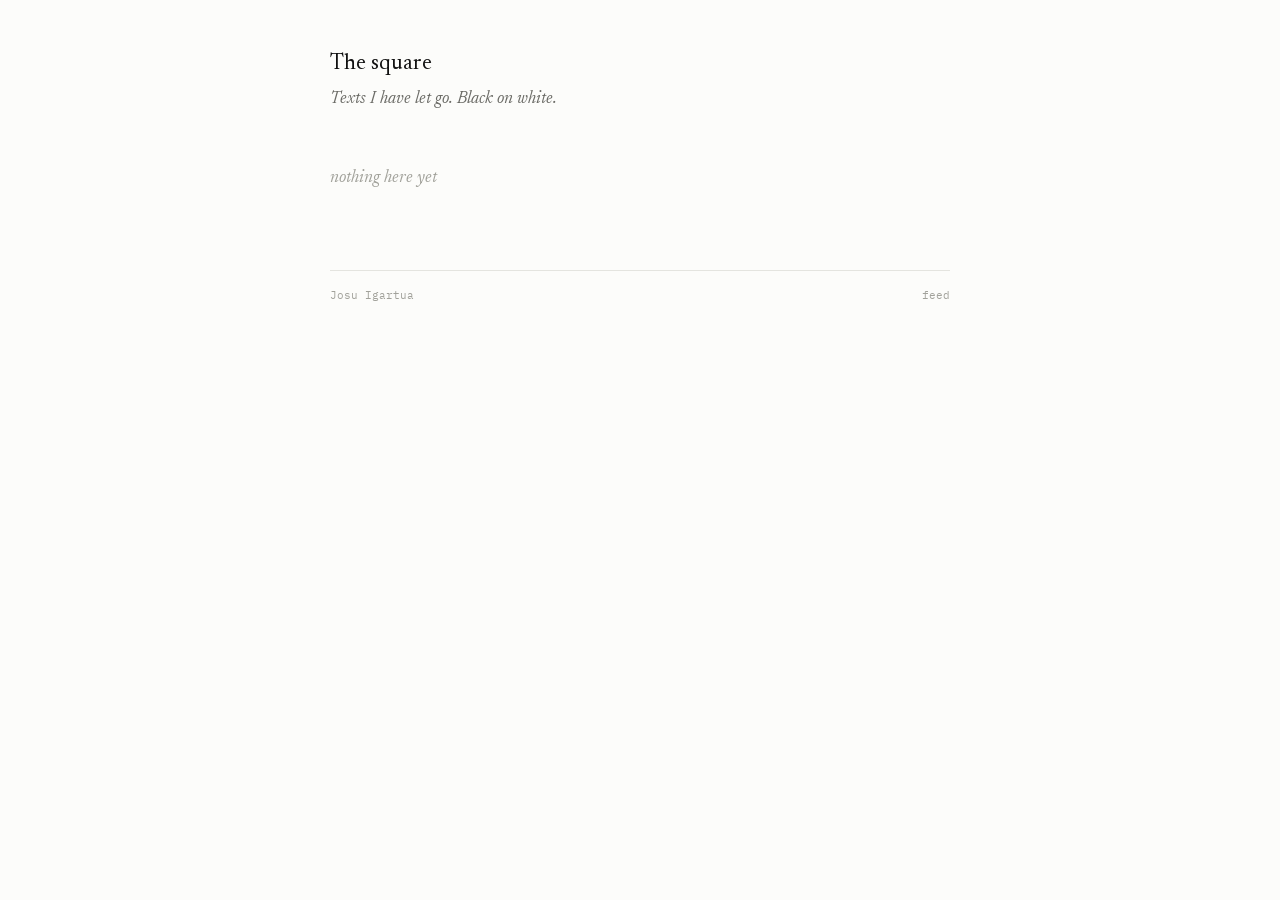
<file: index.html>
<!DOCTYPE html>
<html xmlns="http://www.w3.org/1999/xhtml" lang="en" xml:lang="en"><head>

<meta charset="utf-8">
<meta name="generator" content="quarto-1.10.18">

<meta name="viewport" content="width=device-width, initial-scale=1.0, user-scalable=yes">


<title>The square</title>
<style>
/* Default styles provided by pandoc.
** See https://pandoc.org/MANUAL.html#variables-for-html for config info.
*/
span.smallcaps{font-variant: small-caps;}
div.columns{display: flex; gap: 1.5em;}
div.column{flex: auto;}
@media screen {
div.columns{gap: min(4vw, 1.5em);}
div.column{overflow-x: auto;}
}
div.hanging-indent{margin-left: 1.5em; text-indent: -1.5em;}
ul.task-list{list-style: none;}
ul.task-list li input[type="checkbox"] {
  width: 0.8em;
  margin: 0 0.8em 0.2em -1em; /* quarto-specific, see https://github.com/quarto-dev/quarto-cli/issues/4556 */ 
  vertical-align: middle;
}
</style>


<script src="site_libs/quarto-html/tabby.min.js"></script>
<script src="site_libs/quarto-html/popper.min.js"></script>
<script src="site_libs/quarto-html/tippy.umd.min.js"></script>
<link href="site_libs/quarto-html/tippy.css" rel="stylesheet">
<link href="site_libs/quarto-html/light-border.css" rel="stylesheet">
<link href="site_libs/quarto-html/quarto-html-afe927e19676d0e50b1726048be49fb1.min.css" rel="stylesheet" append-hash="true" data-mode="light">
<link href="site_libs/quarto-html/quarto-syntax-highlighting-64a204ab8560d761af7679ceaba22944.css" rel="stylesheet" id="quarto-text-highlighting-styles">
<style>html{ scroll-behavior: smooth; }</style>
<meta name="color-scheme" content="light dark">
<link rel="alternate" type="application/atom+xml" title="The square" href="./feed.xml">


<link rel="stylesheet" href="assets/styles/fonts.css">
<link rel="stylesheet" href="assets/styles/desk.css">
</head>

<body>

<header class="site-head">
  <a href="./" class="wordmark">The square</a>
</header>




<style>.site-head { display: none; }</style>
<div class="square-head"><h1 class="place">The square</h1><p>Texts I have let go. Black on white.</p></div>
<ul class="freed">
<li class="empty">nothing here yet</li>
</ul>
<div class="square-foot"><span>Josu Igartua</span><a href="./feed.xml">feed</a></div>


<script id="quarto-html-after-body" type="application/javascript">
  window.document.addEventListener("DOMContentLoaded", function (event) {
    const tabsets =  window.document.querySelectorAll(".panel-tabset-tabby")
    tabsets.forEach(function(tabset) {
      const tabby = new Tabby('#' + tabset.id);
    });
      var localhostRegex = new RegExp(/^(?:http|https):\/\/localhost\:?[0-9]*\//);
      var mailtoRegex = new RegExp(/^mailto:/);
        var filterRegex = new RegExp("https:\/\/jmigartua\.github\.io\/square");
      var isInternal = (href) => {
          return filterRegex.test(href) || localhostRegex.test(href) || mailtoRegex.test(href);
      }
      // Inspect non-navigation links and adorn them if external
     var links = window.document.querySelectorAll('a[href]:not(.nav-link):not(.navbar-brand):not(.toc-action):not(.sidebar-link):not(.sidebar-item-toggle):not(.pagination-link):not(.no-external):not([aria-hidden]):not(.dropdown-item):not(.quarto-navigation-tool):not(.about-link)');
      for (var i=0; i<links.length; i++) {
        const link = links[i];
        if (!isInternal(link.href)) {
          // undo the damage that might have been done by quarto-nav.js in the case of
          // links that we want to consider external
          if (link.dataset.originalHref !== undefined) {
            link.href = link.dataset.originalHref;
          }
            // target, if specified
            link.setAttribute("target", "_blank");
            if (link.getAttribute("rel") === null) {
              link.setAttribute("rel", "noopener");
            }
        }
      }
    function tippyHover(el, contentFn, onTriggerFn, onUntriggerFn) {
      const config = {
        allowHTML: true,
        maxWidth: 500,
        delay: 100,
        arrow: false,
        appendTo: function(el) {
            return el.parentElement;
        },
        interactive: true,
        interactiveBorder: 10,
        theme: 'light-border',
        placement: 'bottom-start',
      };
      if (contentFn) {
        config.content = contentFn;
      }
      if (onTriggerFn) {
        config.onTrigger = onTriggerFn;
      }
      if (onUntriggerFn) {
        config.onUntrigger = onUntriggerFn;
      }
      window.tippy(el, config); 
    }
    const noterefs = window.document.querySelectorAll('a[role="doc-noteref"]');
    for (var i=0; i<noterefs.length; i++) {
      const ref = noterefs[i];
      tippyHover(ref, function() {
        // use id or data attribute instead here
        let href = ref.getAttribute('data-footnote-href') || ref.getAttribute('href');
        try { href = new URL(href).hash; } catch {}
        const id = href.replace(/^#\/?/, "");
        const note = window.document.getElementById(id);
        if (note) {
          return note.innerHTML;
        } else {
          return "";
        }
      });
    }
    const xrefs = window.document.querySelectorAll('a.quarto-xref');
    const processXRef = (id, note) => {
      // Strip column container classes
      const stripColumnClz = (el) => {
        el.classList.remove("page-full", "page-columns");
        if (el.children) {
          for (const child of el.children) {
            stripColumnClz(child);
          }
        }
      }
      stripColumnClz(note)
      if (id === null || id.startsWith('sec-')) {
        // Special case sections, only their first couple elements
        const container = document.createElement("div");
        if (note.children && note.children.length > 2) {
          container.appendChild(note.children[0].cloneNode(true));
          for (let i = 1; i < note.children.length; i++) {
            const child = note.children[i];
            if (child.tagName === "P" && child.innerText === "") {
              continue;
            } else {
              container.appendChild(child.cloneNode(true));
              break;
            }
          }
          if (window.Quarto?.typesetMath) {
            window.Quarto.typesetMath(container);
          }
          return container.innerHTML
        } else {
          if (window.Quarto?.typesetMath) {
            window.Quarto.typesetMath(note);
          }
          return note.innerHTML;
        }
      } else {
        // Remove any anchor links if they are present
        const anchorLink = note.querySelector('a.anchorjs-link');
        if (anchorLink) {
          anchorLink.remove();
        }
        if (window.Quarto?.typesetMath) {
          window.Quarto.typesetMath(note);
        }
        if (note.classList.contains("callout")) {
          return note.outerHTML;
        } else {
          return note.innerHTML;
        }
      }
    }
    for (var i=0; i<xrefs.length; i++) {
      const xref = xrefs[i];
      tippyHover(xref, undefined, function(instance) {
        instance.disable();
        let url = xref.getAttribute('href');
        let hash = undefined; 
        if (url.startsWith('#')) {
          hash = url;
        } else {
          try { hash = new URL(url).hash; } catch {}
        }
        if (hash) {
          const id = hash.replace(/^#\/?/, "");
          const note = window.document.getElementById(id);
          if (note !== null) {
            try {
              const html = processXRef(id, note.cloneNode(true));
              instance.setContent(html);
            } finally {
              instance.enable();
              instance.show();
            }
          } else {
            // See if we can fetch this
            fetch(url.split('#')[0])
            .then(res => res.text())
            .then(html => {
              const parser = new DOMParser();
              const htmlDoc = parser.parseFromString(html, "text/html");
              const note = htmlDoc.getElementById(id);
              if (note !== null) {
                const html = processXRef(id, note);
                instance.setContent(html);
              } 
            }).finally(() => {
              instance.enable();
              instance.show();
            });
          }
        } else {
          // See if we can fetch a full url (with no hash to target)
          // This is a special case and we should probably do some content thinning / targeting
          fetch(url)
          .then(res => res.text())
          .then(html => {
            const parser = new DOMParser();
            const htmlDoc = parser.parseFromString(html, "text/html");
            const note = htmlDoc.querySelector('main.content');
            if (note !== null) {
              // This should only happen for chapter cross references
              // (since there is no id in the URL)
              // remove the first header
              if (note.children.length > 0 && note.children[0].tagName === "HEADER") {
                note.children[0].remove();
              }
              const html = processXRef(null, note);
              instance.setContent(html);
            } 
          }).finally(() => {
            instance.enable();
            instance.show();
          });
        }
      }, function(instance) {
      });
    }
        let selectedAnnoteEl;
        const selectorForAnnotation = ( cell, annotation) => {
          let cellAttr = 'data-code-cell="' + cell + '"';
          let lineAttr = 'data-code-annotation="' +  annotation + '"';
          const selector = 'span[' + cellAttr + '][' + lineAttr + ']';
          return selector;
        }
        const selectCodeLines = (annoteEl) => {
          const doc = window.document;
          const targetCell = annoteEl.getAttribute("data-target-cell");
          const targetAnnotation = annoteEl.getAttribute("data-target-annotation");
          const annoteSpan = window.document.querySelector(selectorForAnnotation(targetCell, targetAnnotation));
          const lines = annoteSpan.getAttribute("data-code-lines").split(",");
          const lineIds = lines.map((line) => {
            return targetCell + "-" + line;
          })
          let top = null;
          let height = null;
          let parent = null;
          if (lineIds.length > 0) {
              //compute the position of the single el (top and bottom and make a div)
              const el = window.document.getElementById(lineIds[0]);
              top = el.offsetTop;
              height = el.offsetHeight;
              parent = el.parentElement.parentElement;
            if (lineIds.length > 1) {
              const lastEl = window.document.getElementById(lineIds[lineIds.length - 1]);
              const bottom = lastEl.offsetTop + lastEl.offsetHeight;
              height = bottom - top;
            }
            if (top !== null && height !== null && parent !== null) {
              // cook up a div (if necessary) and position it 
              let div = window.document.getElementById("code-annotation-line-highlight");
              if (div === null) {
                div = window.document.createElement("div");
                div.setAttribute("id", "code-annotation-line-highlight");
                div.style.position = 'absolute';
                parent.appendChild(div);
              }
              div.style.top = top - 2 + "px";
              div.style.height = height + 4 + "px";
              div.style.left = 0;
              let gutterDiv = window.document.getElementById("code-annotation-line-highlight-gutter");
              if (gutterDiv === null) {
                gutterDiv = window.document.createElement("div");
                gutterDiv.setAttribute("id", "code-annotation-line-highlight-gutter");
                gutterDiv.style.position = 'absolute';
                const codeCell = window.document.getElementById(targetCell);
                const gutter = codeCell.querySelector('.code-annotation-gutter');
                gutter.appendChild(gutterDiv);
              }
              gutterDiv.style.top = top - 2 + "px";
              gutterDiv.style.height = height + 4 + "px";
            }
            selectedAnnoteEl = annoteEl;
          }
        };
        const unselectCodeLines = () => {
          const elementsIds = ["code-annotation-line-highlight", "code-annotation-line-highlight-gutter"];
          elementsIds.forEach((elId) => {
            const div = window.document.getElementById(elId);
            if (div) {
              div.remove();
            }
          });
          selectedAnnoteEl = undefined;
        };
          // Handle positioning of the toggle
      window.addEventListener(
        "resize",
        throttle(() => {
          elRect = undefined;
          if (selectedAnnoteEl) {
            selectCodeLines(selectedAnnoteEl);
          }
        }, 10)
      );
      function throttle(fn, ms) {
      let throttle = false;
      let timer;
        return (...args) => {
          if(!throttle) { // first call gets through
              fn.apply(this, args);
              throttle = true;
          } else { // all the others get throttled
              if(timer) clearTimeout(timer); // cancel #2
              timer = setTimeout(() => {
                fn.apply(this, args);
                timer = throttle = false;
              }, ms);
          }
        };
      }
        // Attach click handler to the DT
        const annoteDls = window.document.querySelectorAll('dt[data-target-cell]');
        for (const annoteDlNode of annoteDls) {
          annoteDlNode.addEventListener('click', (event) => {
            const clickedEl = event.target;
            if (clickedEl !== selectedAnnoteEl) {
              unselectCodeLines();
              const activeEl = window.document.querySelector('dt[data-target-cell].code-annotation-active');
              if (activeEl) {
                activeEl.classList.remove('code-annotation-active');
              }
              selectCodeLines(clickedEl);
              clickedEl.classList.add('code-annotation-active');
            } else {
              // Unselect the line
              unselectCodeLines();
              clickedEl.classList.remove('code-annotation-active');
            }
          });
        }
    const findCites = (el) => {
      const parentEl = el.parentElement;
      if (parentEl) {
        const cites = parentEl.dataset.cites;
        if (cites) {
          return {
            el,
            cites: cites.split(' ')
          };
        } else {
          return findCites(el.parentElement)
        }
      } else {
        return undefined;
      }
    };
    var bibliorefs = window.document.querySelectorAll('a[role="doc-biblioref"]');
    for (var i=0; i<bibliorefs.length; i++) {
      const ref = bibliorefs[i];
      const citeInfo = findCites(ref);
      if (citeInfo) {
        tippyHover(citeInfo.el, function() {
          var popup = window.document.createElement('div');
          citeInfo.cites.forEach(function(cite) {
            var citeDiv = window.document.createElement('div');
            citeDiv.classList.add('hanging-indent');
            citeDiv.classList.add('csl-entry');
            var biblioDiv = window.document.getElementById('ref-' + cite);
            if (biblioDiv) {
              citeDiv.innerHTML = biblioDiv.innerHTML;
            }
            popup.appendChild(citeDiv);
          });
          return popup.innerHTML;
        });
      }
    }
  });
  </script>




<script src="site_libs/quarto-html/zenscroll-min.js"></script>
</body></html>
</file>
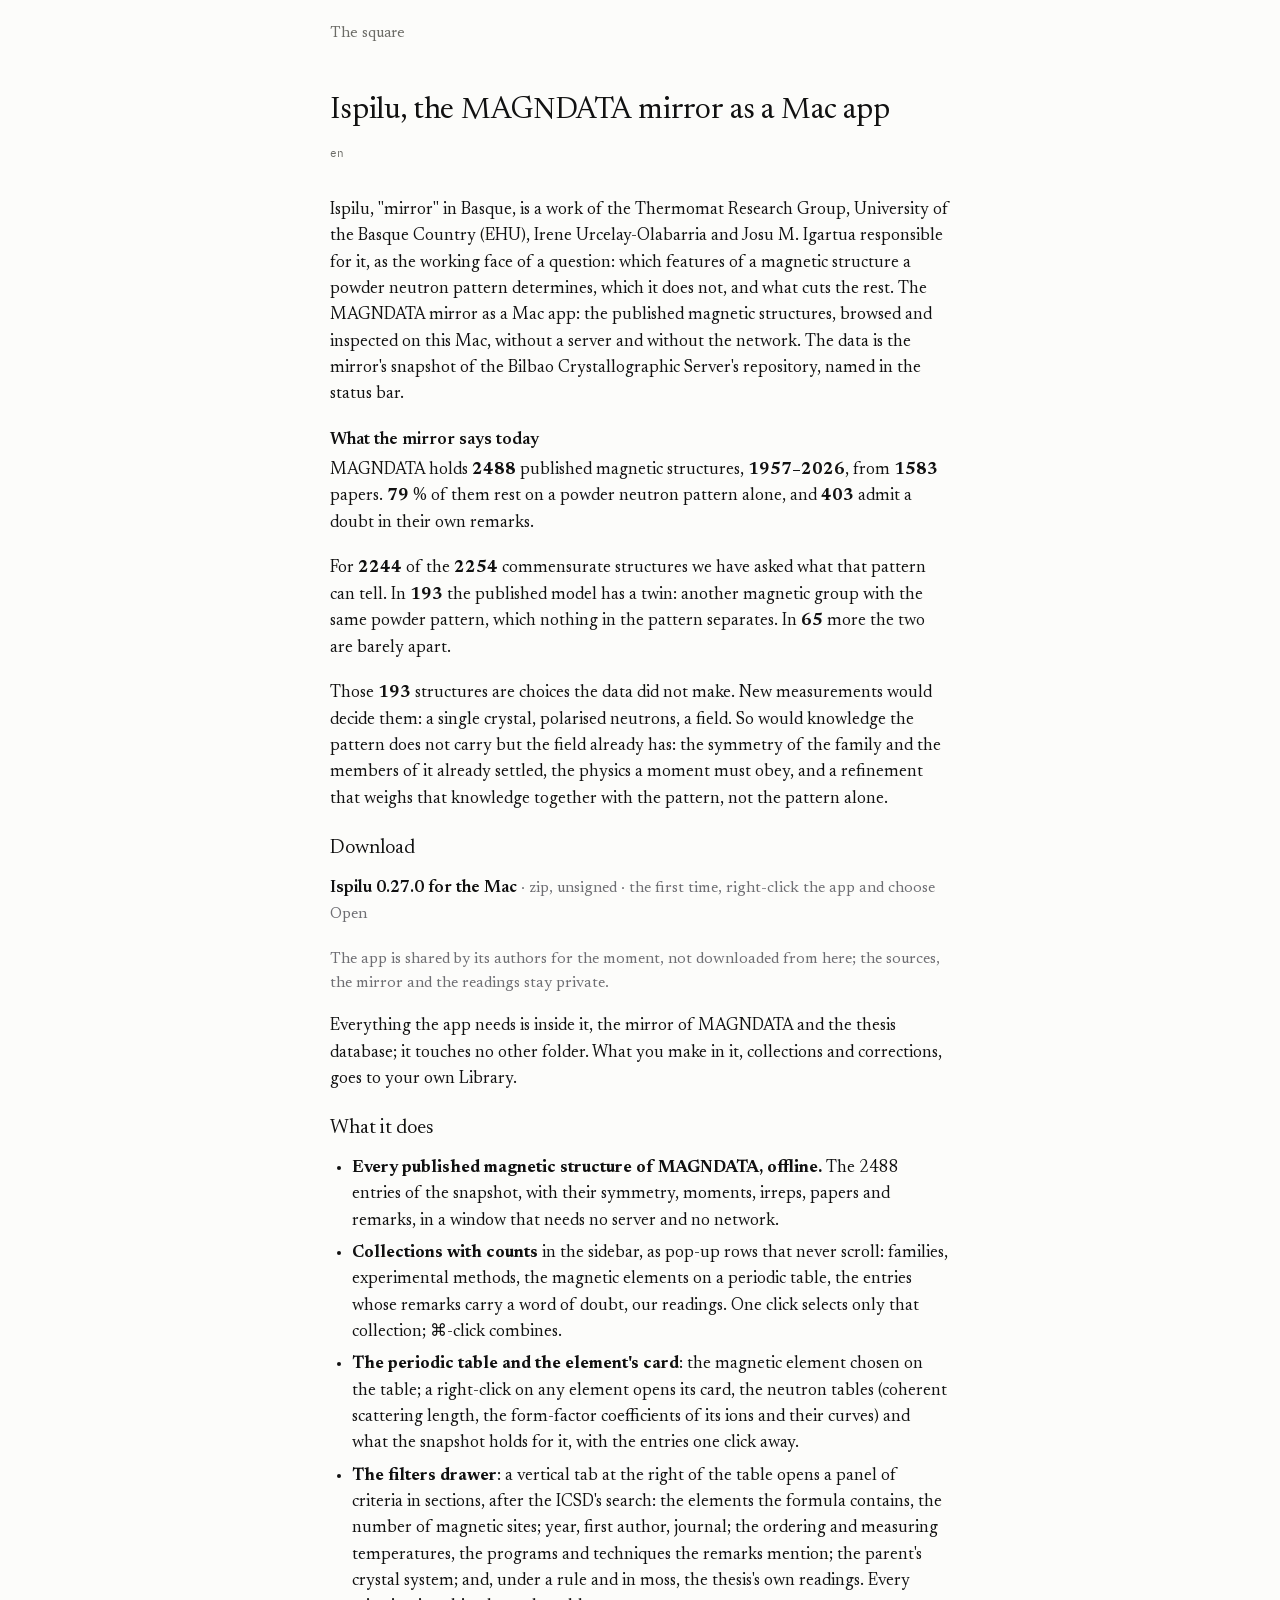
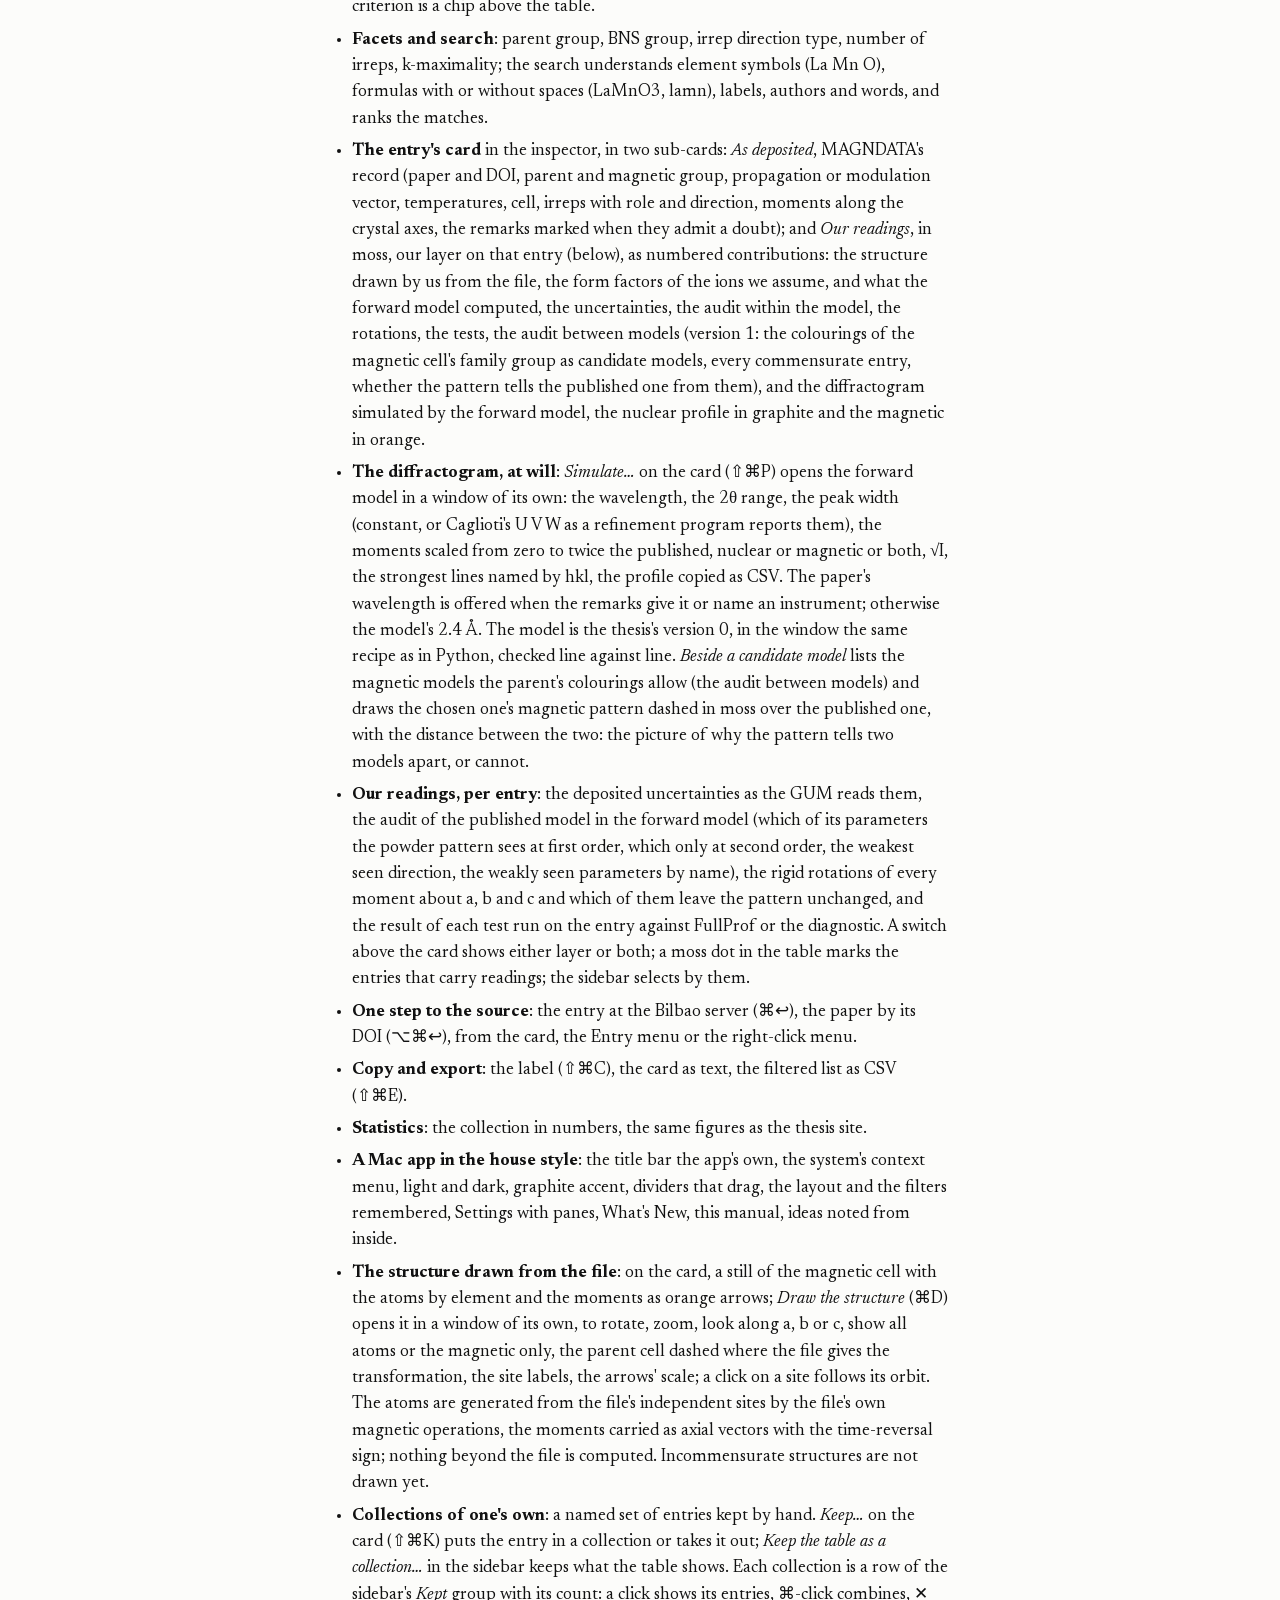
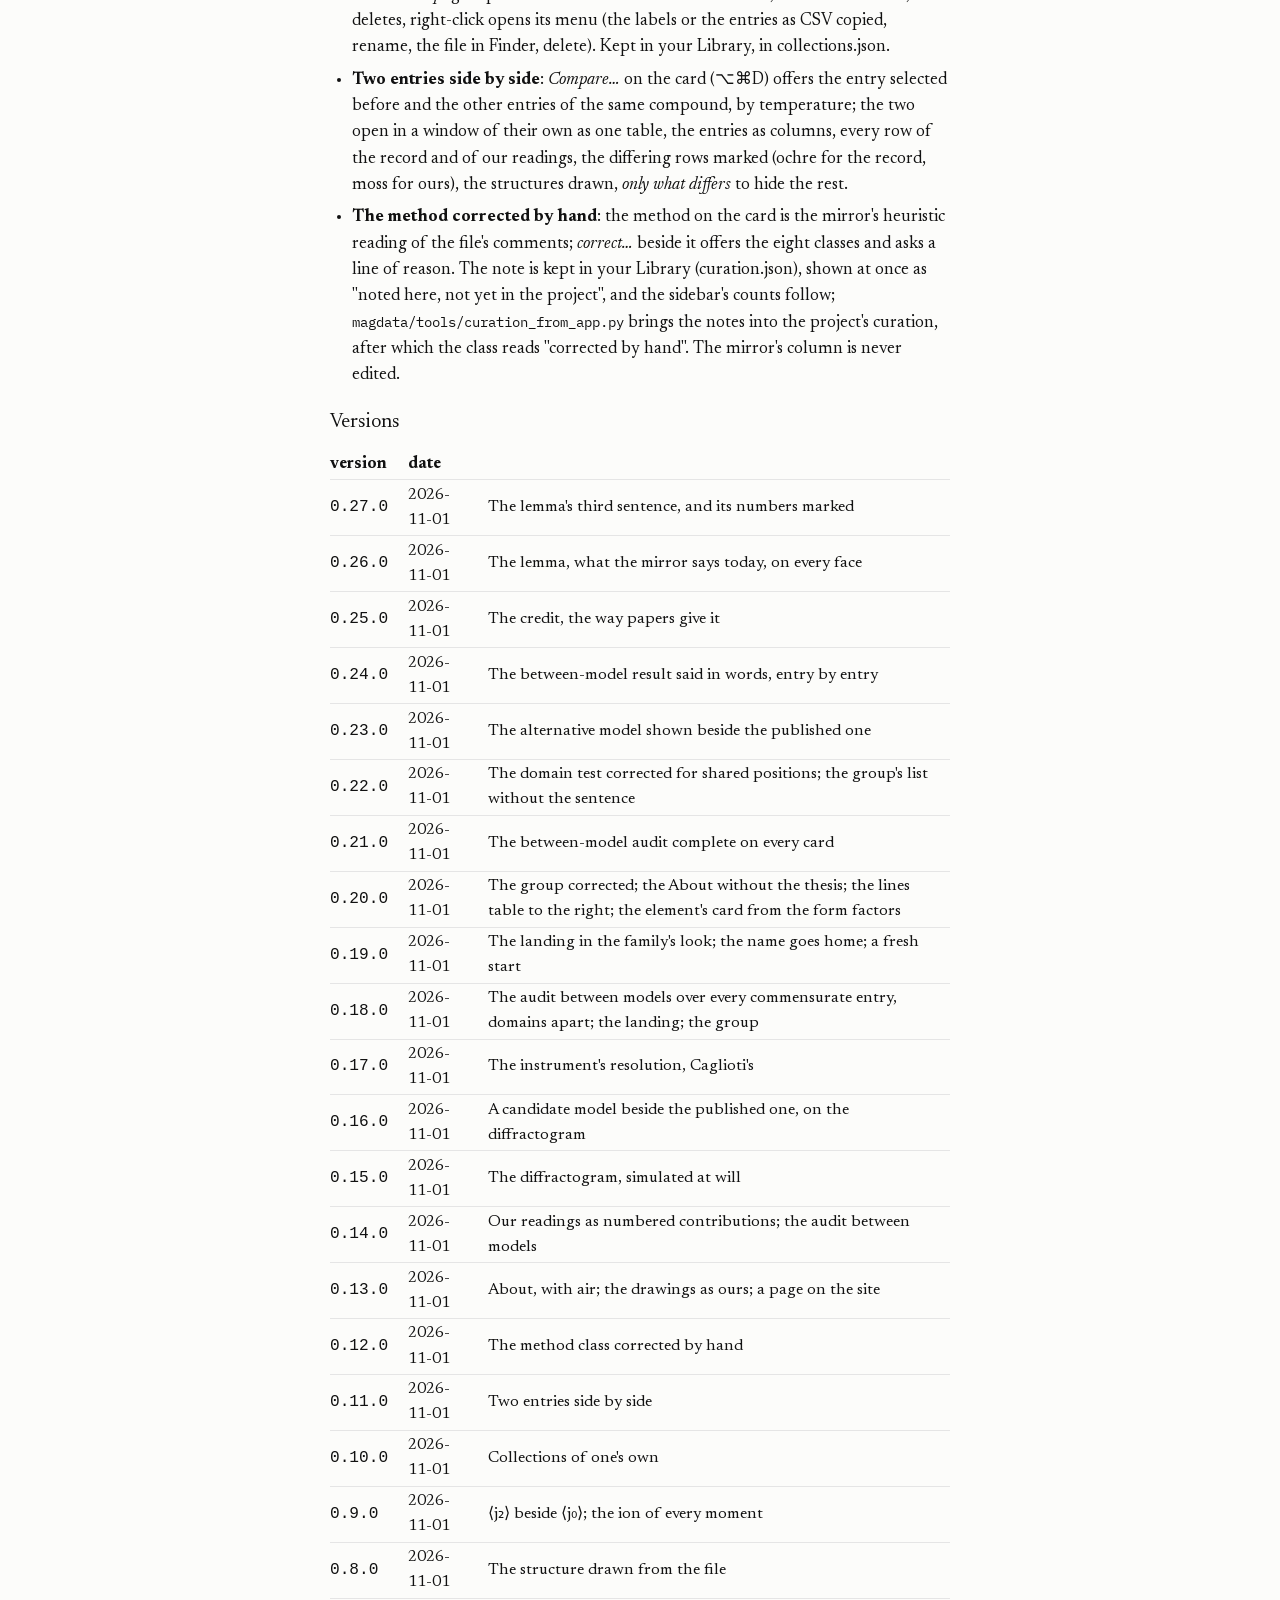
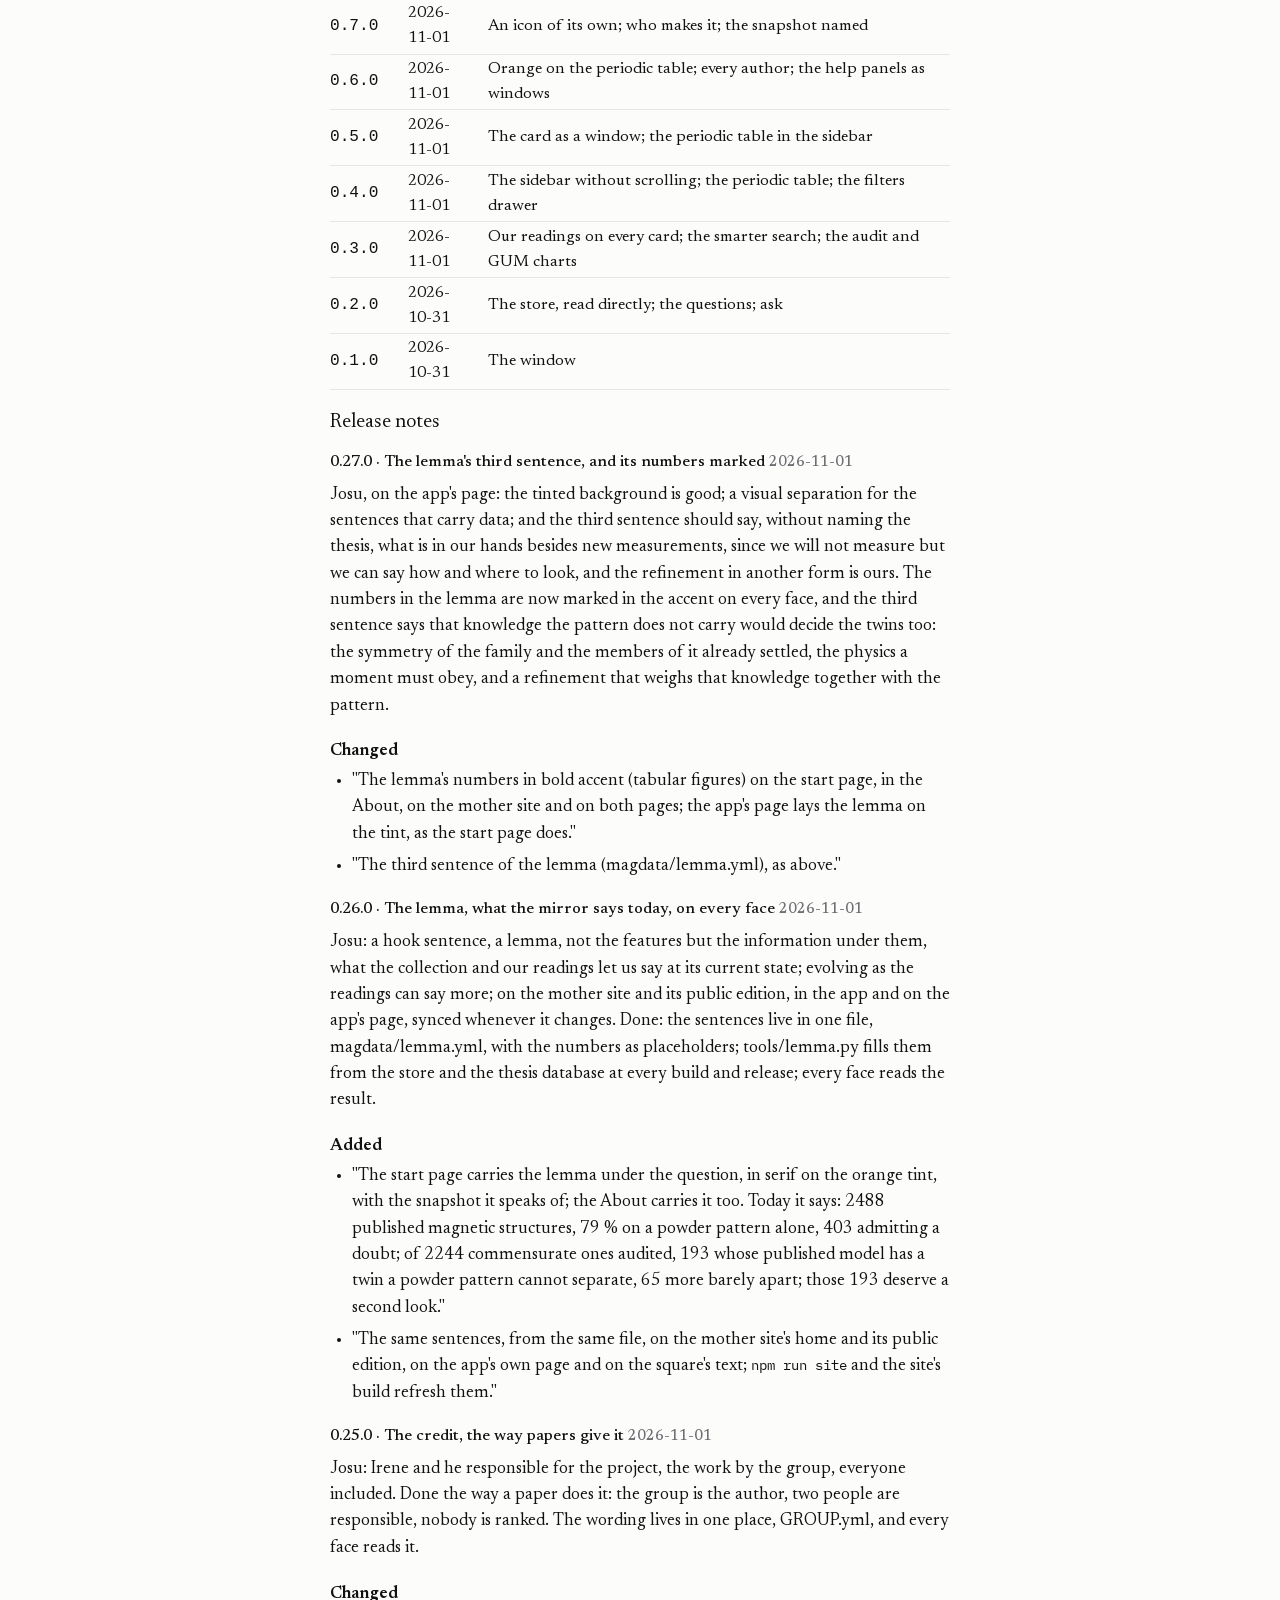
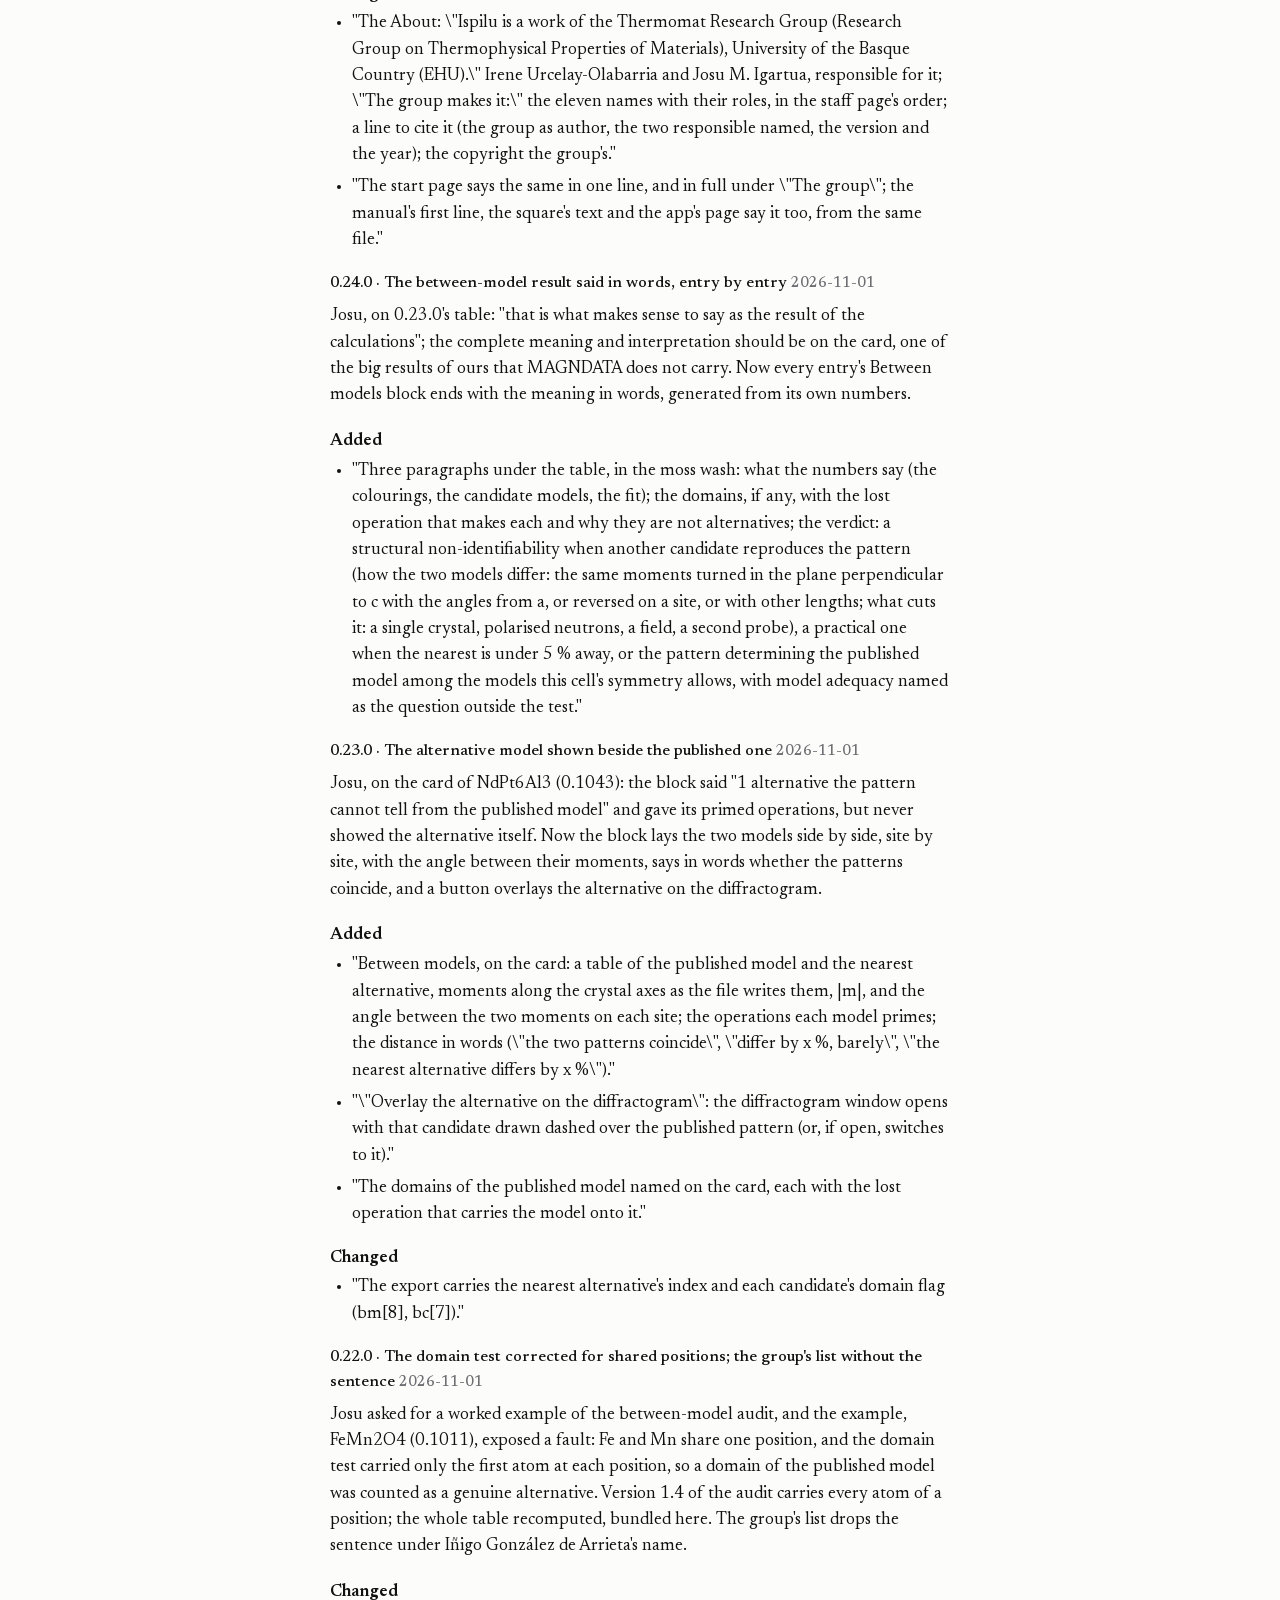
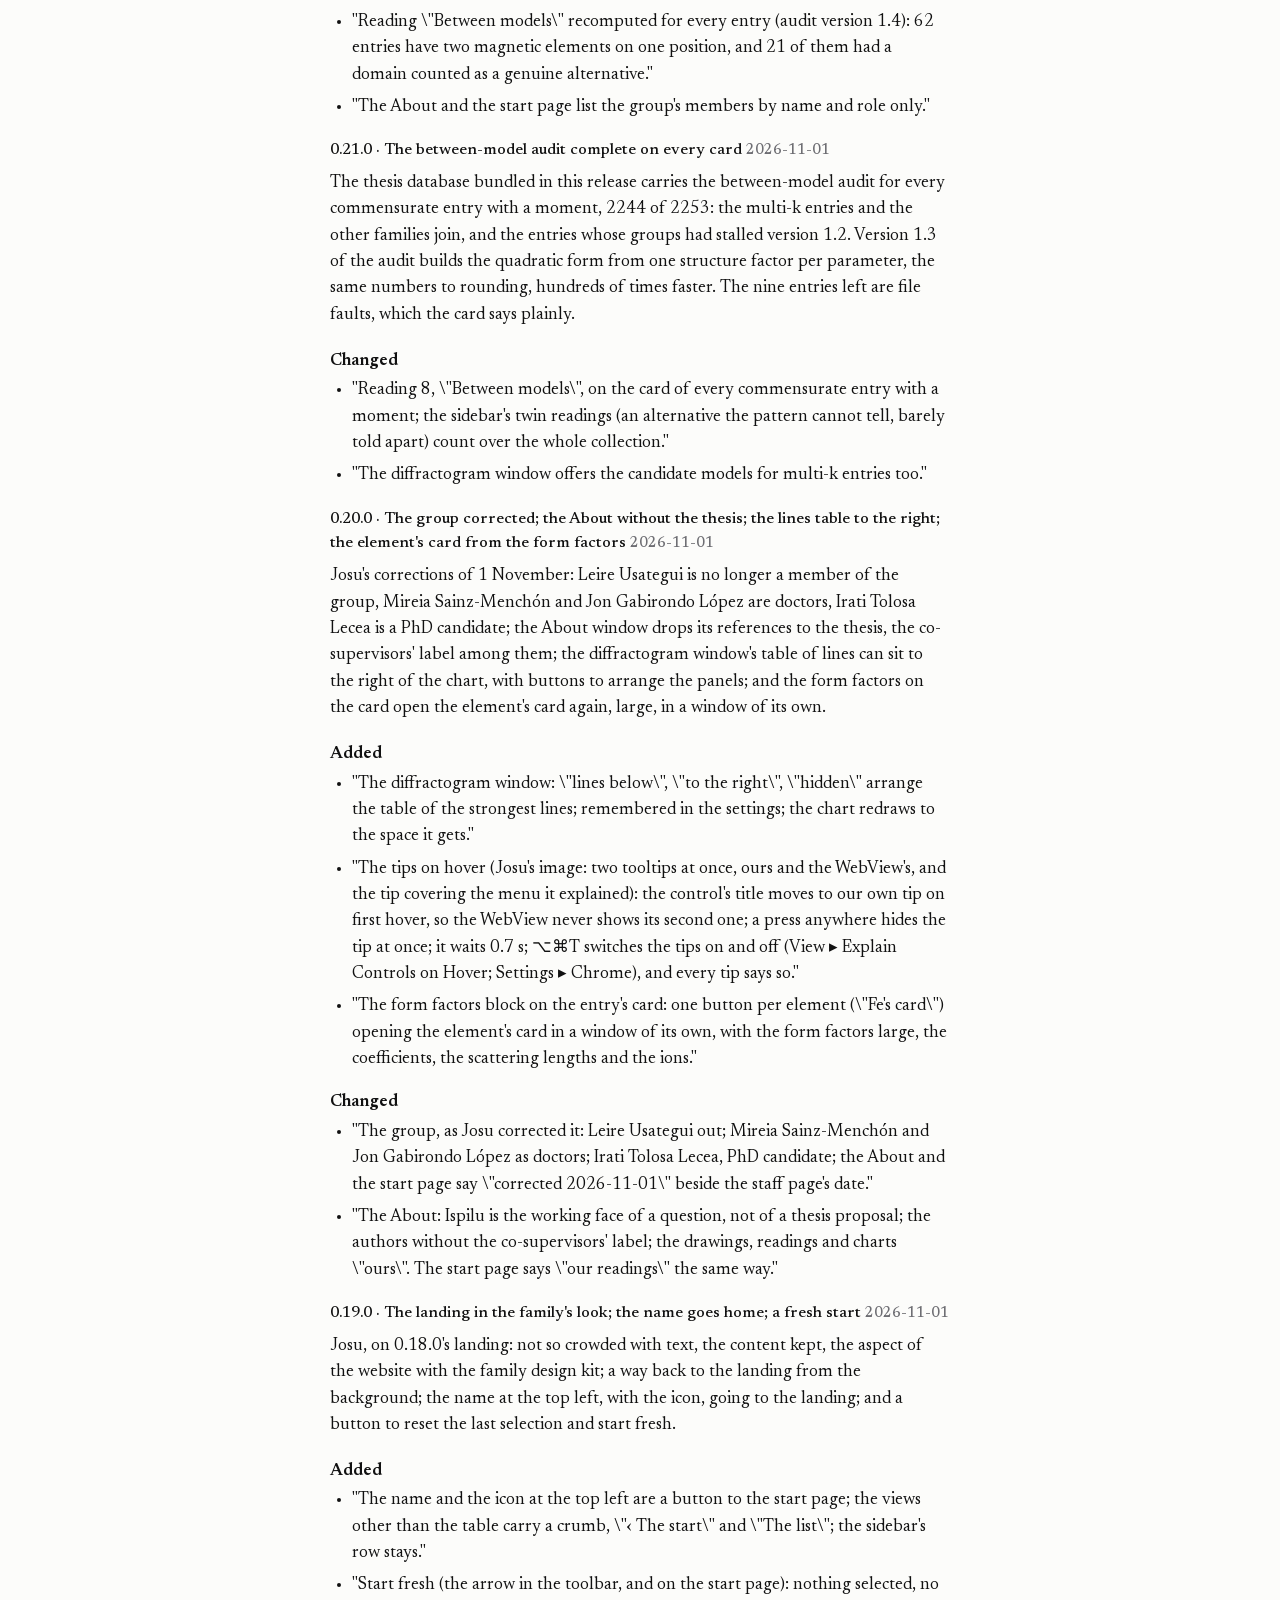
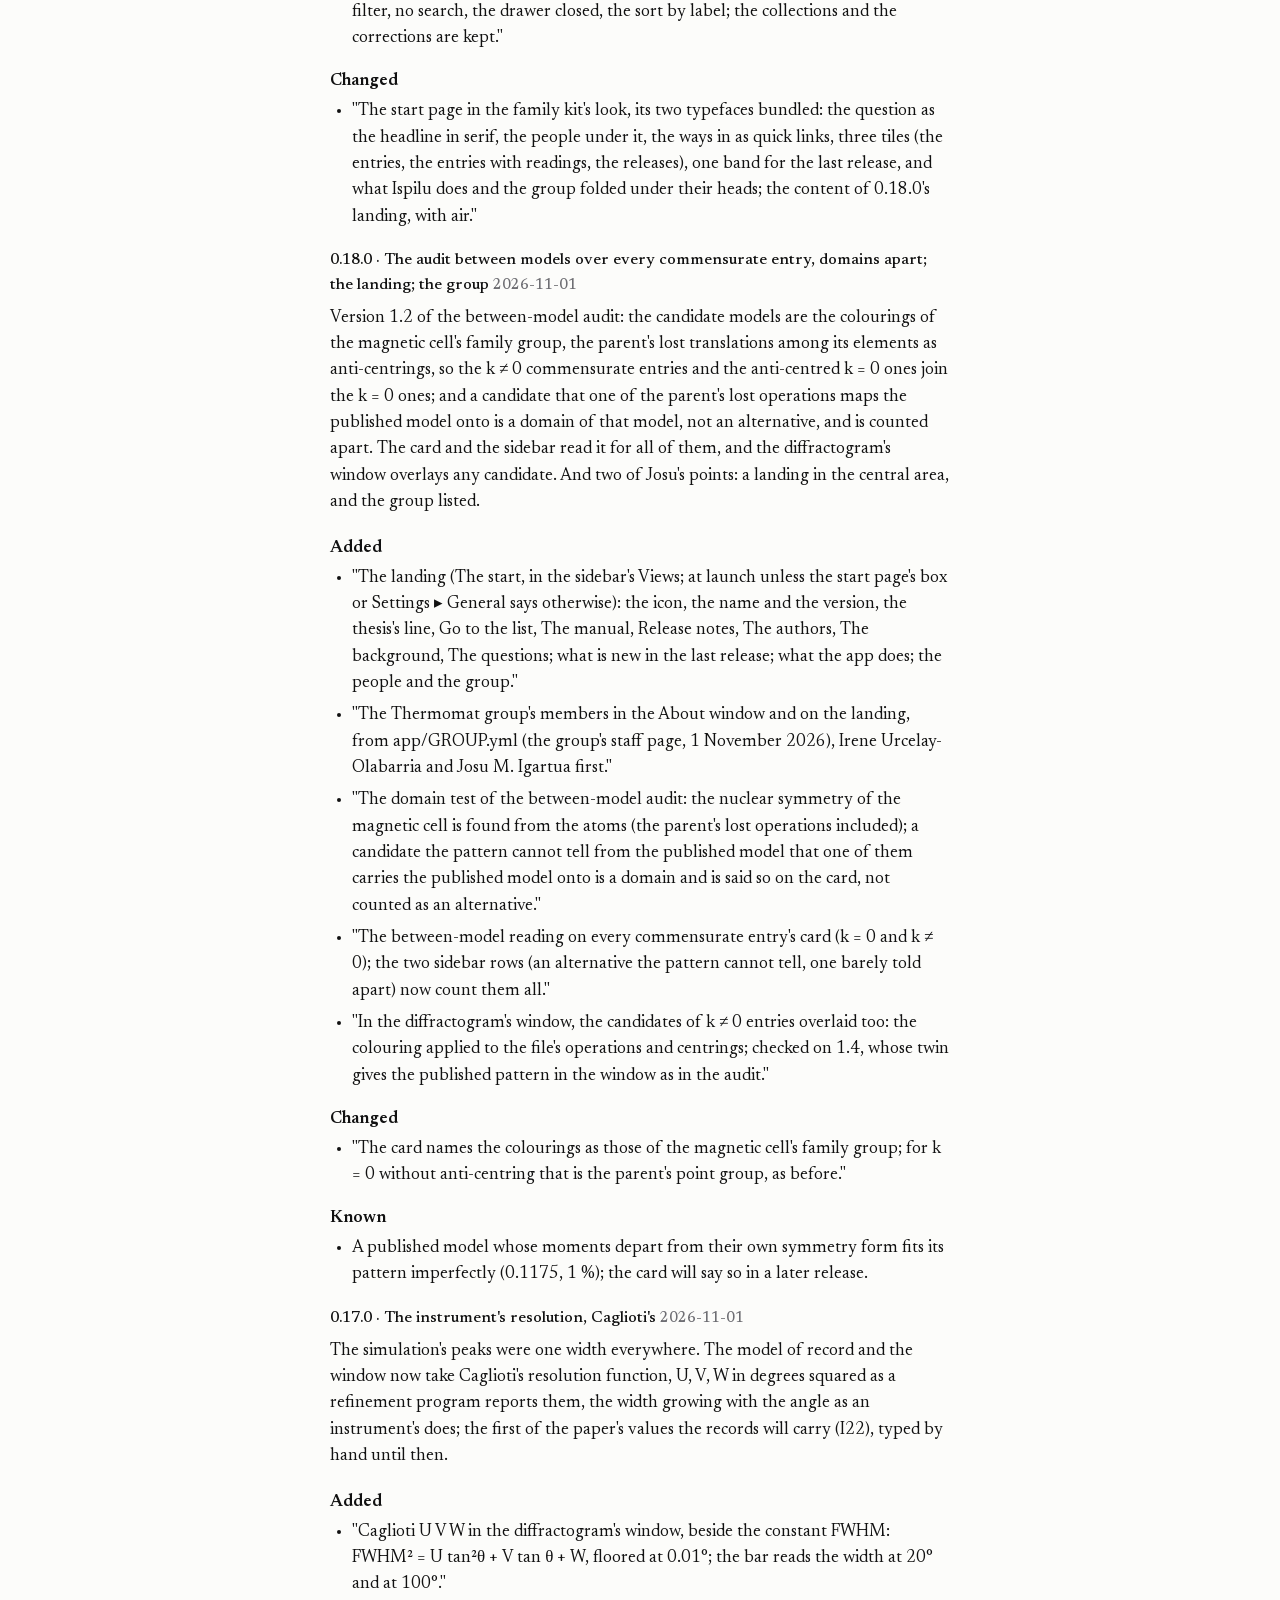
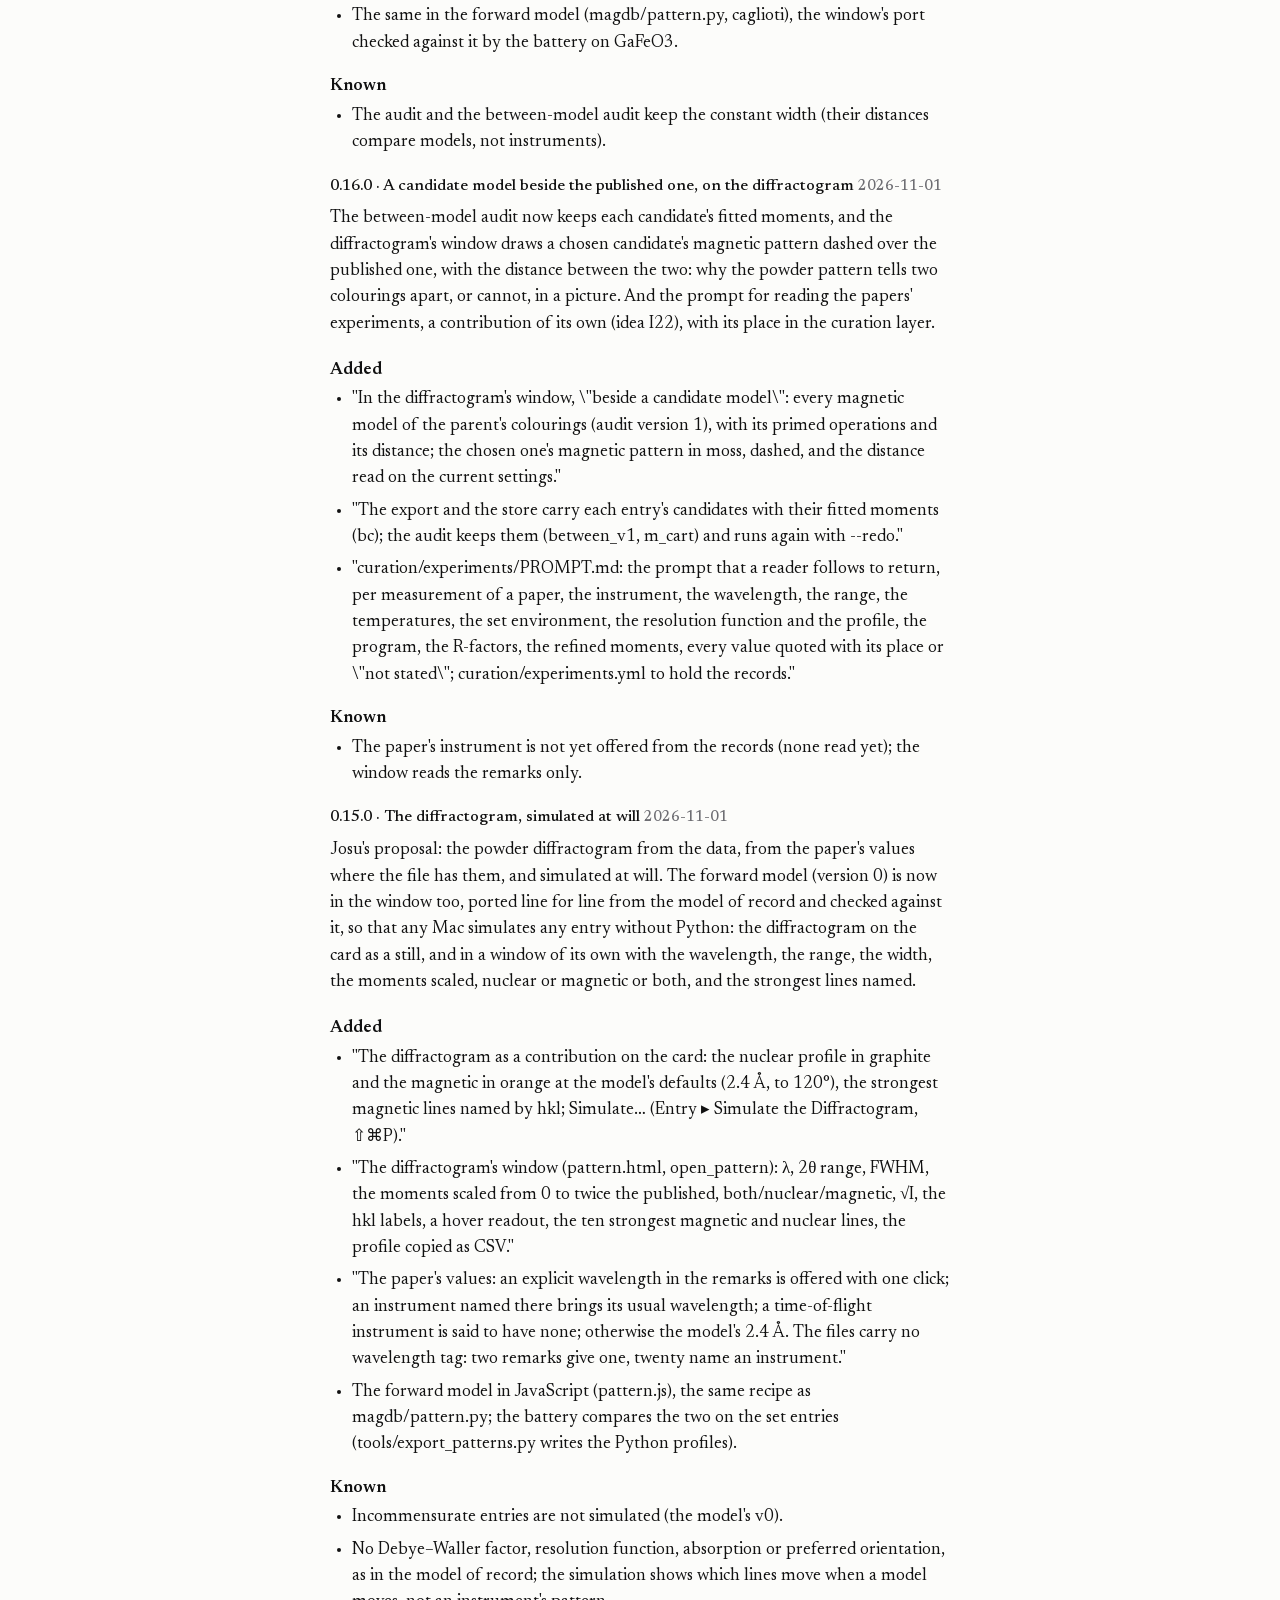
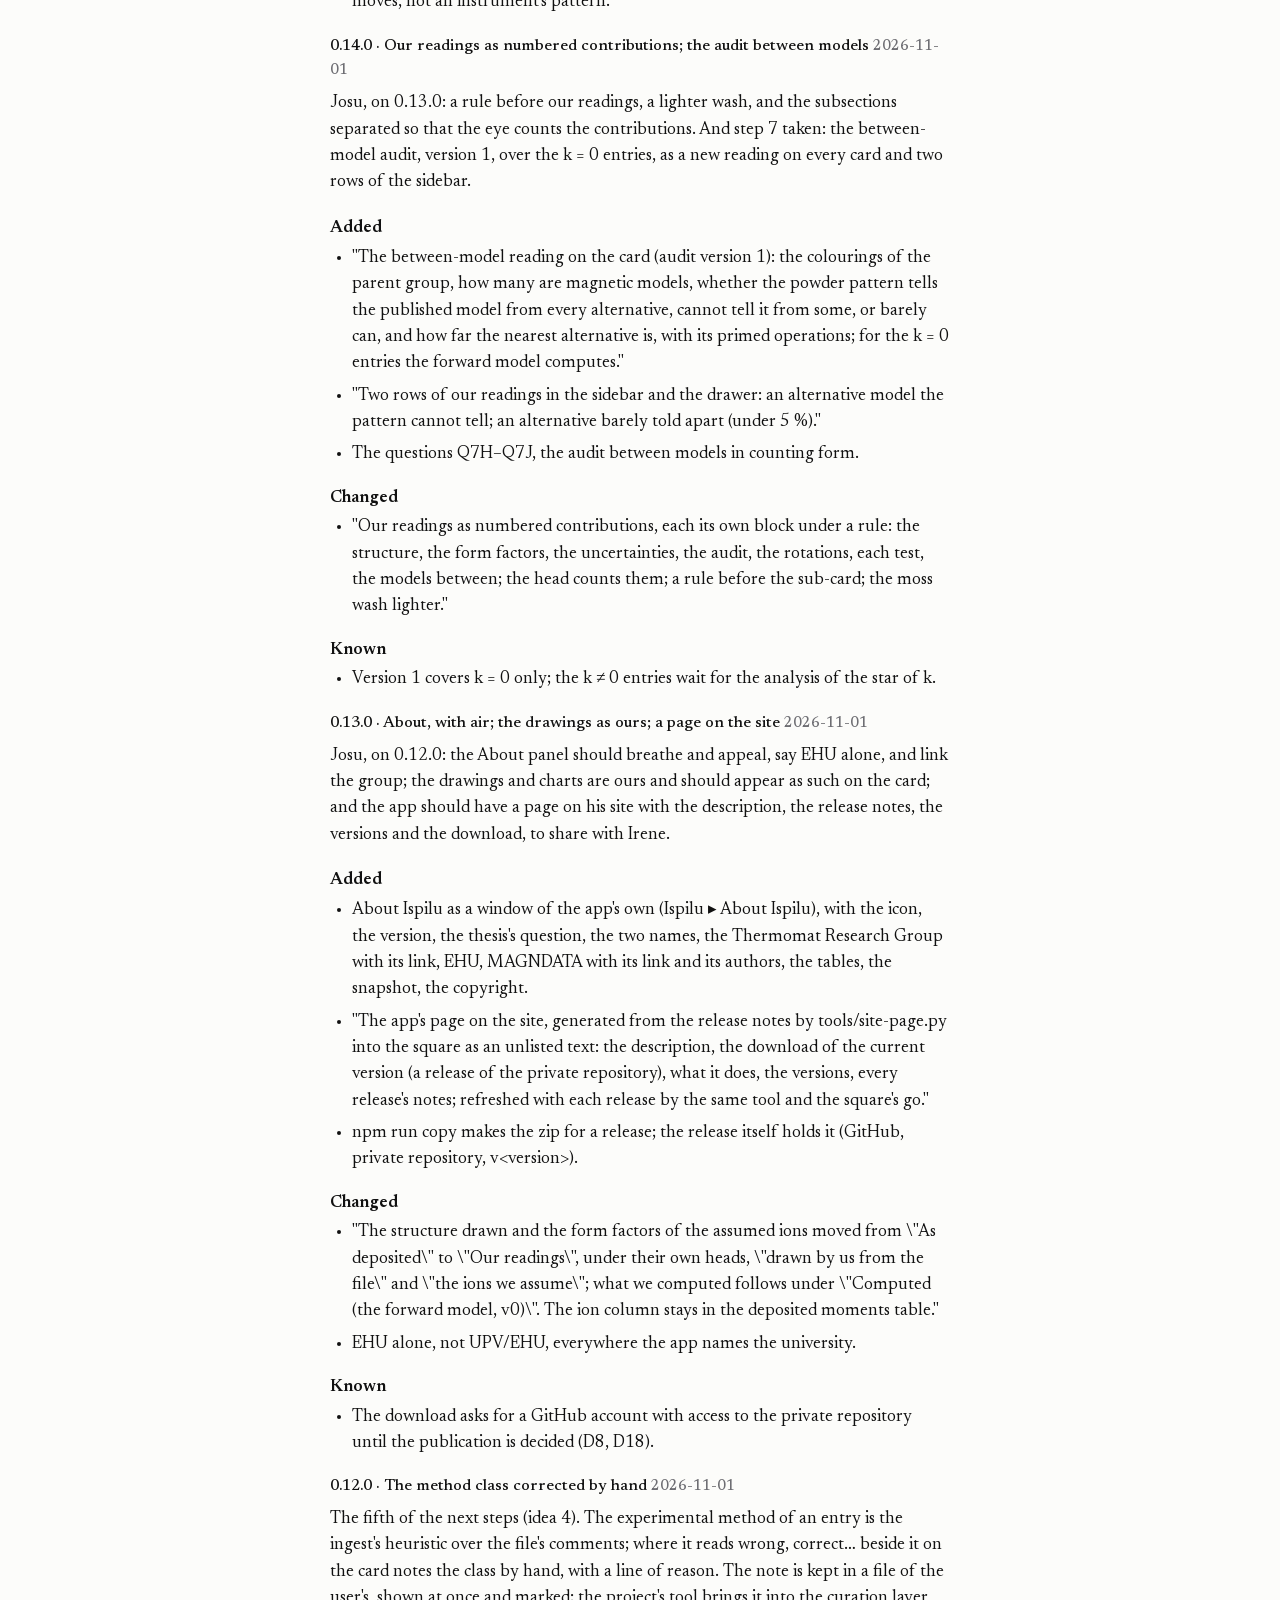
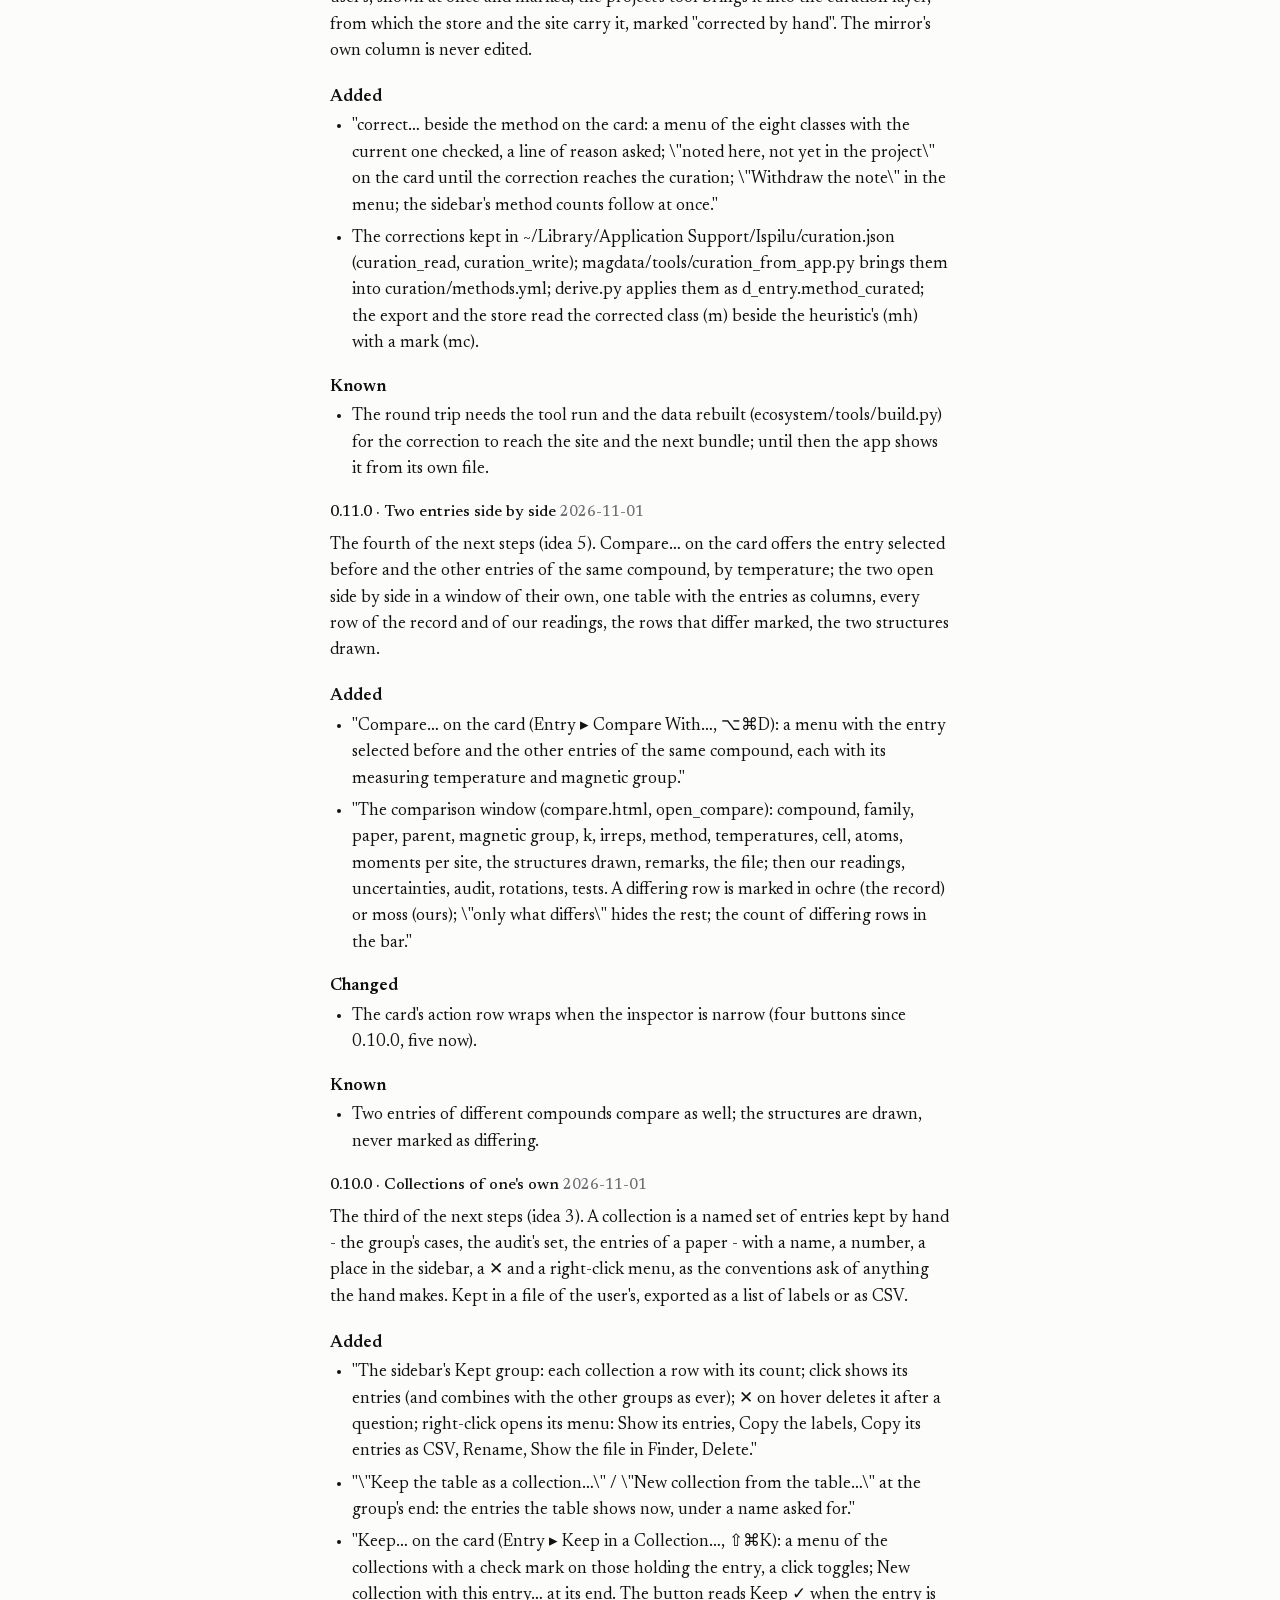
<file: ispilu/index.html>
<!DOCTYPE html>
<html xmlns="http://www.w3.org/1999/xhtml" lang="en" xml:lang="en"><head>
<meta name="robots" content="noindex, nofollow">

<meta charset="utf-8">
<meta name="generator" content="quarto-1.10.18">

<meta name="viewport" content="width=device-width, initial-scale=1.0, user-scalable=yes">


<title>Ispilu, the MAGNDATA mirror as a Mac app – The square</title>
<style>
/* Default styles provided by pandoc.
** See https://pandoc.org/MANUAL.html#variables-for-html for config info.
*/
span.smallcaps{font-variant: small-caps;}
div.columns{display: flex; gap: 1.5em;}
div.column{flex: auto;}
@media screen {
div.columns{gap: min(4vw, 1.5em);}
div.column{overflow-x: auto;}
}
div.hanging-indent{margin-left: 1.5em; text-indent: -1.5em;}
ul.task-list{list-style: none;}
ul.task-list li input[type="checkbox"] {
  width: 0.8em;
  margin: 0 0.8em 0.2em -1em; /* quarto-specific, see https://github.com/quarto-dev/quarto-cli/issues/4556 */ 
  vertical-align: middle;
}
</style>


<script src="../site_libs/quarto-html/tabby.min.js"></script>
<script src="../site_libs/quarto-html/popper.min.js"></script>
<script src="../site_libs/quarto-html/tippy.umd.min.js"></script>
<link href="../site_libs/quarto-html/tippy.css" rel="stylesheet">
<link href="../site_libs/quarto-html/light-border.css" rel="stylesheet">
<link href="../site_libs/quarto-html/quarto-html-afe927e19676d0e50b1726048be49fb1.min.css" rel="stylesheet" append-hash="true" data-mode="light">
<link href="../site_libs/quarto-html/quarto-syntax-highlighting-64a204ab8560d761af7679ceaba22944.css" rel="stylesheet" id="quarto-text-highlighting-styles">
<style>html{ scroll-behavior: smooth; }</style>
<meta name="color-scheme" content="light dark">
<link rel="alternate" type="application/atom+xml" title="The square" href="../feed.xml">


<link rel="stylesheet" href="../assets/styles/fonts.css">
<link rel="stylesheet" href="../assets/styles/desk.css">
</head>

<body>

<header class="site-head">
  <a href="../" class="wordmark">The square</a>
</header>

<header id="title-block-header">
<h1 class="title">Ispilu, the MAGNDATA mirror as a Mac app</h1>

</header>


<div class="dateline"><span>en</span></div>
<style>
.dl { font-weight: 600; } .m { color: #6e6e73; font-size: .92em; } .k { font-weight: 600; margin: 1em 0 .2em; }
table.versions { border-collapse: collapse; margin: .5em 0 1em; } table.versions td, table.versions th { text-align: left; padding: .15em 1.2em .15em 0; border-bottom: 1px solid #e5e5e5; font-size: .95em; } table.versions td.v { font-family: ui-monospace, Menlo, monospace; }
</style>
<p class="lede">Ispilu, "mirror" in Basque, is a work of the Thermomat Research Group, University of the Basque Country (EHU), Irene Urcelay-Olabarria and Josu M. Igartua responsible for it, as the working face of a question: which features of a magnetic structure a powder neutron pattern determines, which it does not, and what cuts the rest. The MAGNDATA mirror as a Mac app: the published magnetic structures, browsed and inspected on this Mac, without a server and without the network. The data is the mirror's snapshot of the Bilbao Crystallographic Server's repository, named in the status bar.</p>
<p class="k">What the mirror says today</p>
<p class="lemma">MAGNDATA holds <b class="n">2488</b> published magnetic structures, <b class="n">1957–2026</b>, from <b class="n">1583</b> papers. <b class="n">79</b> % of them rest on a powder neutron pattern alone, and <b class="n">403</b> admit a doubt in their own remarks.</p>
<p class="lemma">For <b class="n">2244</b> of the <b class="n">2254</b> commensurate structures we have asked what that pattern can tell. In <b class="n">193</b> the published model has a twin: another magnetic group with the same powder pattern, which nothing in the pattern separates. In <b class="n">65</b> more the two are barely apart.</p>
<p class="lemma">Those <b class="n">193</b> structures are choices the data did not make. New measurements would decide them: a single crystal, polarised neutrons, a field. So would knowledge the pattern does not carry but the field already has: the symmetry of the family and the members of it already settled, the physics a moment must obey, and a refinement that weighs that knowledge together with the pattern, not the pattern alone.</p>
<h2 id="download">Download</h2>
<p><span class="dl">Ispilu 0.27.0 for the Mac</span> <span class="m">· zip, unsigned · the first time, right-click the app and choose Open</span></p>
<p class="m">The app is shared by its authors for the moment, not downloaded from here; the sources, the mirror and the readings stay private.</p>
<p>Everything the app needs is inside it, the mirror of MAGNDATA and the thesis database; it touches no other folder. What you make in it, collections and corrections, goes to your own Library.</p>
<h2 id="what">What it does</h2>
<ul><li><b>Every published magnetic structure of MAGNDATA, offline.</b> The 2488 entries of the snapshot, with their symmetry, moments, irreps, papers and remarks, in a window that needs no server and no network.</li><li><b>Collections with counts</b> in the sidebar, as pop-up rows that never scroll: families, experimental methods, the magnetic elements on a periodic table, the entries whose remarks carry a word of doubt, our readings. One click selects only that collection; ⌘-click combines.</li><li><b>The periodic table and the element's card</b>: the magnetic element chosen on the table; a right-click on any element opens its card, the neutron tables (coherent scattering length, the form-factor coefficients of its ions and their curves) and what the snapshot holds for it, with the entries one click away.</li><li><b>The filters drawer</b>: a vertical tab at the right of the table opens a panel of criteria in sections, after the ICSD's search: the elements the formula contains, the number of magnetic sites; year, first author, journal; the ordering and measuring temperatures, the programs and techniques the remarks mention; the parent's crystal system; and, under a rule and in moss, the thesis's own readings. Every criterion is a chip above the table.</li><li><b>Facets and search</b>: parent group, BNS group, irrep direction type, number of irreps, k-maximality; the search understands element symbols (La Mn O), formulas with or without spaces (LaMnO3, lamn), labels, authors and words, and ranks the matches.</li><li><b>The entry's card</b> in the inspector, in two sub-cards: <i>As deposited</i>, MAGNDATA's record (paper and DOI, parent and magnetic group, propagation or modulation vector, temperatures, cell, irreps with role and direction, moments along the crystal axes, the remarks marked when they admit a doubt); and <i>Our readings</i>, in moss, our layer on that entry (below), as numbered contributions: the structure drawn by us from the file, the form factors of the ions we assume, and what the forward model computed, the uncertainties, the audit within the model, the rotations, the tests, the audit between models (version 1: the colourings of the magnetic cell's family group as candidate models, every commensurate entry, whether the pattern tells the published one from them), and the diffractogram simulated by the forward model, the nuclear profile in graphite and the magnetic in orange.</li><li><b>The diffractogram, at will</b>: <i>Simulate…</i> on the card (⇧⌘P) opens the forward model in a window of its own: the wavelength, the 2θ range, the peak width (constant, or Caglioti's U V W as a refinement program reports them), the moments scaled from zero to twice the published, nuclear or magnetic or both, √I, the strongest lines named by hkl, the profile copied as CSV. The paper's wavelength is offered when the remarks give it or name an instrument; otherwise the model's 2.4 Å. The model is the thesis's version 0, in the window the same recipe as in Python, checked line against line. <i>Beside a candidate model</i> lists the magnetic models the parent's colourings allow (the audit between models) and draws the chosen one's magnetic pattern dashed in moss over the published one, with the distance between the two: the picture of why the pattern tells two models apart, or cannot.</li><li><b>Our readings, per entry</b>: the deposited uncertainties as the GUM reads them, the audit of the published model in the forward model (which of its parameters the powder pattern sees at first order, which only at second order, the weakest seen direction, the weakly seen parameters by name), the rigid rotations of every moment about a, b and c and which of them leave the pattern unchanged, and the result of each test run on the entry against FullProf or the diagnostic. A switch above the card shows either layer or both; a moss dot in the table marks the entries that carry readings; the sidebar selects by them.</li><li><b>One step to the source</b>: the entry at the Bilbao server (⌘↩), the paper by its DOI (⌥⌘↩), from the card, the Entry menu or the right-click menu.</li><li><b>Copy and export</b>: the label (⇧⌘C), the card as text, the filtered list as CSV (⇧⌘E).</li><li><b>Statistics</b>: the collection in numbers, the same figures as the thesis site.</li><li><b>A Mac app in the house style</b>: the title bar the app's own, the system's context menu, light and dark, graphite accent, dividers that drag, the layout and the filters remembered, Settings with panes, What's New, this manual, ideas noted from inside.</li><li><b>The structure drawn from the file</b>: on the card, a still of the magnetic cell with the atoms by element and the moments as orange arrows; <i>Draw the structure</i> (⌘D) opens it in a window of its own, to rotate, zoom, look along a, b or c, show all atoms or the magnetic only, the parent cell dashed where the file gives the transformation, the site labels, the arrows' scale; a click on a site follows its orbit. The atoms are generated from the file's independent sites by the file's own magnetic operations, the moments carried as axial vectors with the time-reversal sign; nothing beyond the file is computed. Incommensurate structures are not drawn yet.</li><li><b>Collections of one's own</b>: a named set of entries kept by hand. <i>Keep…</i> on the card (⇧⌘K) puts the entry in a collection or takes it out; <i>Keep the table as a collection…</i> in the sidebar keeps what the table shows. Each collection is a row of the sidebar's <i>Kept</i> group with its count: a click shows its entries, ⌘-click combines, ✕ deletes, right-click opens its menu (the labels or the entries as CSV copied, rename, the file in Finder, delete). Kept in your Library, in collections.json.</li><li><b>Two entries side by side</b>: <i>Compare…</i> on the card (⌥⌘D) offers the entry selected before and the other entries of the same compound, by temperature; the two open in a window of their own as one table, the entries as columns, every row of the record and of our readings, the differing rows marked (ochre for the record, moss for ours), the structures drawn, <i>only what differs</i> to hide the rest.</li><li><b>The method corrected by hand</b>: the method on the card is the mirror's heuristic reading of the file's comments; <i>correct…</i> beside it offers the eight classes and asks a line of reason. The note is kept in your Library (curation.json), shown at once as "noted here, not yet in the project", and the sidebar's counts follow; <code>magdata/tools/curation_from_app.py</code> brings the notes into the project's curation, after which the class reads "corrected by hand". The mirror's column is never edited.</li></ul>
<h2 id="versions">Versions</h2>

<table class="versions caption-top">
<tbody>
<tr class="odd">
<th data-quarto-table-cell-role="th">version</th>
<th data-quarto-table-cell-role="th">date</th>
<th data-quarto-table-cell-role="th"></th>
</tr>
<tr class="even">
<td class="v">0.27.0</td>
<td>2026-11-01</td>
<td>The lemma's third sentence, and its numbers marked</td>
</tr>
<tr class="odd">
<td class="v">0.26.0</td>
<td>2026-11-01</td>
<td>The lemma, what the mirror says today, on every face</td>
</tr>
<tr class="even">
<td class="v">0.25.0</td>
<td>2026-11-01</td>
<td>The credit, the way papers give it</td>
</tr>
<tr class="odd">
<td class="v">0.24.0</td>
<td>2026-11-01</td>
<td>The between-model result said in words, entry by entry</td>
</tr>
<tr class="even">
<td class="v">0.23.0</td>
<td>2026-11-01</td>
<td>The alternative model shown beside the published one</td>
</tr>
<tr class="odd">
<td class="v">0.22.0</td>
<td>2026-11-01</td>
<td>The domain test corrected for shared positions; the group's list without the sentence</td>
</tr>
<tr class="even">
<td class="v">0.21.0</td>
<td>2026-11-01</td>
<td>The between-model audit complete on every card</td>
</tr>
<tr class="odd">
<td class="v">0.20.0</td>
<td>2026-11-01</td>
<td>The group corrected; the About without the thesis; the lines table to the right; the element's card from the form factors</td>
</tr>
<tr class="even">
<td class="v">0.19.0</td>
<td>2026-11-01</td>
<td>The landing in the family's look; the name goes home; a fresh start</td>
</tr>
<tr class="odd">
<td class="v">0.18.0</td>
<td>2026-11-01</td>
<td>The audit between models over every commensurate entry, domains apart; the landing; the group</td>
</tr>
<tr class="even">
<td class="v">0.17.0</td>
<td>2026-11-01</td>
<td>The instrument's resolution, Caglioti's</td>
</tr>
<tr class="odd">
<td class="v">0.16.0</td>
<td>2026-11-01</td>
<td>A candidate model beside the published one, on the diffractogram</td>
</tr>
<tr class="even">
<td class="v">0.15.0</td>
<td>2026-11-01</td>
<td>The diffractogram, simulated at will</td>
</tr>
<tr class="odd">
<td class="v">0.14.0</td>
<td>2026-11-01</td>
<td>Our readings as numbered contributions; the audit between models</td>
</tr>
<tr class="even">
<td class="v">0.13.0</td>
<td>2026-11-01</td>
<td>About, with air; the drawings as ours; a page on the site</td>
</tr>
<tr class="odd">
<td class="v">0.12.0</td>
<td>2026-11-01</td>
<td>The method class corrected by hand</td>
</tr>
<tr class="even">
<td class="v">0.11.0</td>
<td>2026-11-01</td>
<td>Two entries side by side</td>
</tr>
<tr class="odd">
<td class="v">0.10.0</td>
<td>2026-11-01</td>
<td>Collections of one's own</td>
</tr>
<tr class="even">
<td class="v">0.9.0</td>
<td>2026-11-01</td>
<td>⟨j₂⟩ beside ⟨j₀⟩; the ion of every moment</td>
</tr>
<tr class="odd">
<td class="v">0.8.0</td>
<td>2026-11-01</td>
<td>The structure drawn from the file</td>
</tr>
<tr class="even">
<td class="v">0.7.0</td>
<td>2026-11-01</td>
<td>An icon of its own; who makes it; the snapshot named</td>
</tr>
<tr class="odd">
<td class="v">0.6.0</td>
<td>2026-11-01</td>
<td>Orange on the periodic table; every author; the help panels as windows</td>
</tr>
<tr class="even">
<td class="v">0.5.0</td>
<td>2026-11-01</td>
<td>The card as a window; the periodic table in the sidebar</td>
</tr>
<tr class="odd">
<td class="v">0.4.0</td>
<td>2026-11-01</td>
<td>The sidebar without scrolling; the periodic table; the filters drawer</td>
</tr>
<tr class="even">
<td class="v">0.3.0</td>
<td>2026-11-01</td>
<td>Our readings on every card; the smarter search; the audit and GUM charts</td>
</tr>
<tr class="odd">
<td class="v">0.2.0</td>
<td>2026-10-31</td>
<td>The store, read directly; the questions; ask</td>
</tr>
<tr class="even">
<td class="v">0.1.0</td>
<td>2026-10-31</td>
<td>The window</td>
</tr>
</tbody>
</table>

<h2 id="notes">Release notes</h2>
<h3 id="v0-27-0">0.27.0 · The lemma's third sentence, and its numbers marked <span class="m">2026-11-01</span></h3>
<p>Josu, on the app's page: the tinted background is good; a visual separation for the sentences that carry data; and the third sentence should say, without naming the thesis, what is in our hands besides new measurements, since we will not measure but we can say how and where to look, and the refinement in another form is ours. The numbers in the lemma are now marked in the accent on every face, and the third sentence says that knowledge the pattern does not carry would decide the twins too: the symmetry of the family and the members of it already settled, the physics a moment must obey, and a refinement that weighs that knowledge together with the pattern.</p>
<p class="k">Changed</p><ul><li>"The lemma's numbers in bold accent (tabular figures) on the start page, in the About, on the mother site and on both pages; the app's page lays the lemma on the tint, as the start page does."</li><li>"The third sentence of the lemma (magdata/lemma.yml), as above."</li></ul>
<h3 id="v0-26-0">0.26.0 · The lemma, what the mirror says today, on every face <span class="m">2026-11-01</span></h3>
<p>Josu: a hook sentence, a lemma, not the features but the information under them, what the collection and our readings let us say at its current state; evolving as the readings can say more; on the mother site and its public edition, in the app and on the app's page, synced whenever it changes. Done: the sentences live in one file, magdata/lemma.yml, with the numbers as placeholders; tools/lemma.py fills them from the store and the thesis database at every build and release; every face reads the result.</p>
<p class="k">Added</p><ul><li>"The start page carries the lemma under the question, in serif on the orange tint, with the snapshot it speaks of; the About carries it too. Today it says: 2488 published magnetic structures, 79 % on a powder pattern alone, 403 admitting a doubt; of 2244 commensurate ones audited, 193 whose published model has a twin a powder pattern cannot separate, 65 more barely apart; those 193 deserve a second look."</li><li>"The same sentences, from the same file, on the mother site's home and its public edition, on the app's own page and on the square's text; <code>npm run site</code> and the site's build refresh them."</li></ul>
<h3 id="v0-25-0">0.25.0 · The credit, the way papers give it <span class="m">2026-11-01</span></h3>
<p>Josu: Irene and he responsible for the project, the work by the group, everyone included. Done the way a paper does it: the group is the author, two people are responsible, nobody is ranked. The wording lives in one place, GROUP.yml, and every face reads it.</p>
<p class="k">Changed</p><ul><li>"The About: \"Ispilu is a work of the Thermomat Research Group (Research Group on Thermophysical Properties of Materials), University of the Basque Country (EHU).\" Irene Urcelay-Olabarria and Josu M. Igartua, responsible for it; \"The group makes it:\" the eleven names with their roles, in the staff page's order; a line to cite it (the group as author, the two responsible named, the version and the year); the copyright the group's."</li><li>"The start page says the same in one line, and in full under \"The group\"; the manual's first line, the square's text and the app's page say it too, from the same file."</li></ul>
<h3 id="v0-24-0">0.24.0 · The between-model result said in words, entry by entry <span class="m">2026-11-01</span></h3>
<p>Josu, on 0.23.0's table: "that is what makes sense to say as the result of the calculations"; the complete meaning and interpretation should be on the card, one of the big results of ours that MAGNDATA does not carry. Now every entry's Between models block ends with the meaning in words, generated from its own numbers.</p>
<p class="k">Added</p><ul><li>"Three paragraphs under the table, in the moss wash: what the numbers say (the colourings, the candidate models, the fit); the domains, if any, with the lost operation that makes each and why they are not alternatives; the verdict: a structural non-identifiability when another candidate reproduces the pattern (how the two models differ: the same moments turned in the plane perpendicular to c with the angles from a, or reversed on a site, or with other lengths; what cuts it: a single crystal, polarised neutrons, a field, a second probe), a practical one when the nearest is under 5 % away, or the pattern determining the published model among the models this cell's symmetry allows, with model adequacy named as the question outside the test."</li></ul>
<h3 id="v0-23-0">0.23.0 · The alternative model shown beside the published one <span class="m">2026-11-01</span></h3>
<p>Josu, on the card of NdPt6Al3 (0.1043): the block said "1 alternative the pattern cannot tell from the published model" and gave its primed operations, but never showed the alternative itself. Now the block lays the two models side by side, site by site, with the angle between their moments, says in words whether the patterns coincide, and a button overlays the alternative on the diffractogram.</p>
<p class="k">Added</p><ul><li>"Between models, on the card: a table of the published model and the nearest alternative, moments along the crystal axes as the file writes them, |m|, and the angle between the two moments on each site; the operations each model primes; the distance in words (\"the two patterns coincide\", \"differ by x %, barely\", \"the nearest alternative differs by x %\")."</li><li>"\"Overlay the alternative on the diffractogram\": the diffractogram window opens with that candidate drawn dashed over the published pattern (or, if open, switches to it)."</li><li>"The domains of the published model named on the card, each with the lost operation that carries the model onto it."</li></ul>
<p class="k">Changed</p><ul><li>"The export carries the nearest alternative's index and each candidate's domain flag (bm[8], bc[7])."</li></ul>
<h3 id="v0-22-0">0.22.0 · The domain test corrected for shared positions; the group's list without the sentence <span class="m">2026-11-01</span></h3>
<p>Josu asked for a worked example of the between-model audit, and the example, FeMn2O4 (0.1011), exposed a fault: Fe and Mn share one position, and the domain test carried only the first atom at each position, so a domain of the published model was counted as a genuine alternative. Version 1.4 of the audit carries every atom of a position; the whole table recomputed, bundled here. The group's list drops the sentence under Iñigo González de Arrieta's name.</p>
<p class="k">Changed</p><ul><li>"Reading \"Between models\" recomputed for every entry (audit version 1.4): 62 entries have two magnetic elements on one position, and 21 of them had a domain counted as a genuine alternative."</li><li>"The About and the start page list the group's members by name and role only."</li></ul>
<h3 id="v0-21-0">0.21.0 · The between-model audit complete on every card <span class="m">2026-11-01</span></h3>
<p>The thesis database bundled in this release carries the between-model audit for every commensurate entry with a moment, 2244 of 2253: the multi-k entries and the other families join, and the entries whose groups had stalled version 1.2. Version 1.3 of the audit builds the quadratic form from one structure factor per parameter, the same numbers to rounding, hundreds of times faster. The nine entries left are file faults, which the card says plainly.</p>
<p class="k">Changed</p><ul><li>"Reading 8, \"Between models\", on the card of every commensurate entry with a moment; the sidebar's twin readings (an alternative the pattern cannot tell, barely told apart) count over the whole collection."</li><li>"The diffractogram window offers the candidate models for multi-k entries too."</li></ul>
<h3 id="v0-20-0">0.20.0 · The group corrected; the About without the thesis; the lines table to the right; the element's card from the form factors <span class="m">2026-11-01</span></h3>
<p>Josu's corrections of 1 November: Leire Usategui is no longer a member of the group, Mireia Sainz-Menchón and Jon Gabirondo López are doctors, Irati Tolosa Lecea is a PhD candidate; the About window drops its references to the thesis, the co-supervisors' label among them; the diffractogram window's table of lines can sit to the right of the chart, with buttons to arrange the panels; and the form factors on the card open the element's card again, large, in a window of its own.</p>
<p class="k">Added</p><ul><li>"The diffractogram window: \"lines below\", \"to the right\", \"hidden\" arrange the table of the strongest lines; remembered in the settings; the chart redraws to the space it gets."</li><li>"The tips on hover (Josu's image: two tooltips at once, ours and the WebView's, and the tip covering the menu it explained): the control's title moves to our own tip on first hover, so the WebView never shows its second one; a press anywhere hides the tip at once; it waits 0.7 s; ⌥⌘T switches the tips on and off (View ▸ Explain Controls on Hover; Settings ▸ Chrome), and every tip says so."</li><li>"The form factors block on the entry's card: one button per element (\"Fe's card\") opening the element's card in a window of its own, with the form factors large, the coefficients, the scattering lengths and the ions."</li></ul>
<p class="k">Changed</p><ul><li>"The group, as Josu corrected it: Leire Usategui out; Mireia Sainz-Menchón and Jon Gabirondo López as doctors; Irati Tolosa Lecea, PhD candidate; the About and the start page say \"corrected 2026-11-01\" beside the staff page's date."</li><li>"The About: Ispilu is the working face of a question, not of a thesis proposal; the authors without the co-supervisors' label; the drawings, readings and charts \"ours\". The start page says \"our readings\" the same way."</li></ul>
<h3 id="v0-19-0">0.19.0 · The landing in the family's look; the name goes home; a fresh start <span class="m">2026-11-01</span></h3>
<p>Josu, on 0.18.0's landing: not so crowded with text, the content kept, the aspect of the website with the family design kit; a way back to the landing from the background; the name at the top left, with the icon, going to the landing; and a button to reset the last selection and start fresh.</p>
<p class="k">Added</p><ul><li>"The name and the icon at the top left are a button to the start page; the views other than the table carry a crumb, \"‹ The start\" and \"The list\"; the sidebar's row stays."</li><li>"Start fresh (the arrow in the toolbar, and on the start page): nothing selected, no filter, no search, the drawer closed, the sort by label; the collections and the corrections are kept."</li></ul>
<p class="k">Changed</p><ul><li>"The start page in the family kit's look, its two typefaces bundled: the question as the headline in serif, the people under it, the ways in as quick links, three tiles (the entries, the entries with readings, the releases), one band for the last release, and what Ispilu does and the group folded under their heads; the content of 0.18.0's landing, with air."</li></ul>
<h3 id="v0-18-0">0.18.0 · The audit between models over every commensurate entry, domains apart; the landing; the group <span class="m">2026-11-01</span></h3>
<p>Version 1.2 of the between-model audit: the candidate models are the colourings of the magnetic cell's family group, the parent's lost translations among its elements as anti-centrings, so the k ≠ 0 commensurate entries and the anti-centred k = 0 ones join the k = 0 ones; and a candidate that one of the parent's lost operations maps the published model onto is a domain of that model, not an alternative, and is counted apart. The card and the sidebar read it for all of them, and the diffractogram's window overlays any candidate. And two of Josu's points: a landing in the central area, and the group listed.</p>
<p class="k">Added</p><ul><li>"The landing (The start, in the sidebar's Views; at launch unless the start page's box or Settings ▸ General says otherwise): the icon, the name and the version, the thesis's line, Go to the list, The manual, Release notes, The authors, The background, The questions; what is new in the last release; what the app does; the people and the group."</li><li>"The Thermomat group's members in the About window and on the landing, from app/GROUP.yml (the group's staff page, 1 November 2026), Irene Urcelay-Olabarria and Josu M. Igartua first."</li><li>"The domain test of the between-model audit: the nuclear symmetry of the magnetic cell is found from the atoms (the parent's lost operations included); a candidate the pattern cannot tell from the published model that one of them carries the published model onto is a domain and is said so on the card, not counted as an alternative."</li><li>"The between-model reading on every commensurate entry's card (k = 0 and k ≠ 0); the two sidebar rows (an alternative the pattern cannot tell, one barely told apart) now count them all."</li><li>"In the diffractogram's window, the candidates of k ≠ 0 entries overlaid too: the colouring applied to the file's operations and centrings; checked on 1.4, whose twin gives the published pattern in the window as in the audit."</li></ul>
<p class="k">Changed</p><ul><li>"The card names the colourings as those of the magnetic cell's family group; for k = 0 without anti-centring that is the parent's point group, as before."</li></ul>
<p class="k">Known</p><ul><li>A published model whose moments depart from their own symmetry form fits its pattern imperfectly (0.1175, 1 %); the card will say so in a later release.</li></ul>
<h3 id="v0-17-0">0.17.0 · The instrument's resolution, Caglioti's <span class="m">2026-11-01</span></h3>
<p>The simulation's peaks were one width everywhere. The model of record and the window now take Caglioti's resolution function, U, V, W in degrees squared as a refinement program reports them, the width growing with the angle as an instrument's does; the first of the paper's values the records will carry (I22), typed by hand until then.</p>
<p class="k">Added</p><ul><li>"Caglioti U V W in the diffractogram's window, beside the constant FWHM: FWHM² = U tan²θ + V tan θ + W, floored at 0.01°; the bar reads the width at 20° and at 100°."</li><li>The same in the forward model (magdb/pattern.py, caglioti), the window's port checked against it by the battery on GaFeO3.</li></ul>
<p class="k">Known</p><ul><li>The audit and the between-model audit keep the constant width (their distances compare models, not instruments).</li></ul>
<h3 id="v0-16-0">0.16.0 · A candidate model beside the published one, on the diffractogram <span class="m">2026-11-01</span></h3>
<p>The between-model audit now keeps each candidate's fitted moments, and the diffractogram's window draws a chosen candidate's magnetic pattern dashed over the published one, with the distance between the two: why the powder pattern tells two colourings apart, or cannot, in a picture. And the prompt for reading the papers' experiments, a contribution of its own (idea I22), with its place in the curation layer.</p>
<p class="k">Added</p><ul><li>"In the diffractogram's window, \"beside a candidate model\": every magnetic model of the parent's colourings (audit version 1), with its primed operations and its distance; the chosen one's magnetic pattern in moss, dashed, and the distance read on the current settings."</li><li>"The export and the store carry each entry's candidates with their fitted moments (bc); the audit keeps them (between_v1, m_cart) and runs again with --redo."</li><li>"curation/experiments/PROMPT.md: the prompt that a reader follows to return, per measurement of a paper, the instrument, the wavelength, the range, the temperatures, the set environment, the resolution function and the profile, the program, the R-factors, the refined moments, every value quoted with its place or \"not stated\"; curation/experiments.yml to hold the records."</li></ul>
<p class="k">Known</p><ul><li>The paper's instrument is not yet offered from the records (none read yet); the window reads the remarks only.</li></ul>
<h3 id="v0-15-0">0.15.0 · The diffractogram, simulated at will <span class="m">2026-11-01</span></h3>
<p>Josu's proposal: the powder diffractogram from the data, from the paper's values where the file has them, and simulated at will. The forward model (version 0) is now in the window too, ported line for line from the model of record and checked against it, so that any Mac simulates any entry without Python: the diffractogram on the card as a still, and in a window of its own with the wavelength, the range, the width, the moments scaled, nuclear or magnetic or both, and the strongest lines named.</p>
<p class="k">Added</p><ul><li>"The diffractogram as a contribution on the card: the nuclear profile in graphite and the magnetic in orange at the model's defaults (2.4 Å, to 120°), the strongest magnetic lines named by hkl; Simulate… (Entry ▸ Simulate the Diffractogram, ⇧⌘P)."</li><li>"The diffractogram's window (pattern.html, open_pattern): λ, 2θ range, FWHM, the moments scaled from 0 to twice the published, both/nuclear/magnetic, √I, the hkl labels, a hover readout, the ten strongest magnetic and nuclear lines, the profile copied as CSV."</li><li>"The paper's values: an explicit wavelength in the remarks is offered with one click; an instrument named there brings its usual wavelength; a time-of-flight instrument is said to have none; otherwise the model's 2.4 Å. The files carry no wavelength tag: two remarks give one, twenty name an instrument."</li><li>The forward model in JavaScript (pattern.js), the same recipe as magdb/pattern.py; the battery compares the two on the set entries (tools/export_patterns.py writes the Python profiles).</li></ul>
<p class="k">Known</p><ul><li>Incommensurate entries are not simulated (the model's v0).</li><li>No Debye–Waller factor, resolution function, absorption or preferred orientation, as in the model of record; the simulation shows which lines move when a model moves, not an instrument's pattern.</li></ul>
<h3 id="v0-14-0">0.14.0 · Our readings as numbered contributions; the audit between models <span class="m">2026-11-01</span></h3>
<p>Josu, on 0.13.0: a rule before our readings, a lighter wash, and the subsections separated so that the eye counts the contributions. And step 7 taken: the between-model audit, version 1, over the k = 0 entries, as a new reading on every card and two rows of the sidebar.</p>
<p class="k">Added</p><ul><li>"The between-model reading on the card (audit version 1): the colourings of the parent group, how many are magnetic models, whether the powder pattern tells the published model from every alternative, cannot tell it from some, or barely can, and how far the nearest alternative is, with its primed operations; for the k = 0 entries the forward model computes."</li><li>"Two rows of our readings in the sidebar and the drawer: an alternative model the pattern cannot tell; an alternative barely told apart (under 5 %)."</li><li>The questions Q7H–Q7J, the audit between models in counting form.</li></ul>
<p class="k">Changed</p><ul><li>"Our readings as numbered contributions, each its own block under a rule: the structure, the form factors, the uncertainties, the audit, the rotations, each test, the models between; the head counts them; a rule before the sub-card; the moss wash lighter."</li></ul>
<p class="k">Known</p><ul><li>Version 1 covers k = 0 only; the k ≠ 0 entries wait for the analysis of the star of k.</li></ul>
<h3 id="v0-13-0">0.13.0 · About, with air; the drawings as ours; a page on the site <span class="m">2026-11-01</span></h3>
<p>Josu, on 0.12.0: the About panel should breathe and appeal, say EHU alone, and link the group; the drawings and charts are ours and should appear as such on the card; and the app should have a page on his site with the description, the release notes, the versions and the download, to share with Irene.</p>
<p class="k">Added</p><ul><li>About Ispilu as a window of the app's own (Ispilu ▸ About Ispilu), with the icon, the version, the thesis's question, the two names, the Thermomat Research Group with its link, EHU, MAGNDATA with its link and its authors, the tables, the snapshot, the copyright.</li><li>"The app's page on the site, generated from the release notes by tools/site-page.py into the square as an unlisted text: the description, the download of the current version (a release of the private repository), what it does, the versions, every release's notes; refreshed with each release by the same tool and the square's go."</li><li>npm run copy makes the zip for a release; the release itself holds it (GitHub, private repository, v&lt;version&gt;).</li></ul>
<p class="k">Changed</p><ul><li>"The structure drawn and the form factors of the assumed ions moved from \"As deposited\" to \"Our readings\", under their own heads, \"drawn by us from the file\" and \"the ions we assume\"; what we computed follows under \"Computed (the forward model, v0)\". The ion column stays in the deposited moments table."</li><li>EHU alone, not UPV/EHU, everywhere the app names the university.</li></ul>
<p class="k">Known</p><ul><li>The download asks for a GitHub account with access to the private repository until the publication is decided (D8, D18).</li></ul>
<h3 id="v0-12-0">0.12.0 · The method class corrected by hand <span class="m">2026-11-01</span></h3>
<p>The fifth of the next steps (idea 4). The experimental method of an entry is the ingest's heuristic over the file's comments; where it reads wrong, correct… beside it on the card notes the class by hand, with a line of reason. The note is kept in a file of the user's, shown at once and marked; the project's tool brings it into the curation layer, from which the store and the site carry it, marked "corrected by hand". The mirror's own column is never edited.</p>
<p class="k">Added</p><ul><li>"correct… beside the method on the card: a menu of the eight classes with the current one checked, a line of reason asked; \"noted here, not yet in the project\" on the card until the correction reaches the curation; \"Withdraw the note\" in the menu; the sidebar's method counts follow at once."</li><li>The corrections kept in ~/Library/Application Support/Ispilu/curation.json (curation_read, curation_write); magdata/tools/curation_from_app.py brings them into curation/methods.yml; derive.py applies them as d_entry.method_curated; the export and the store read the corrected class (m) beside the heuristic's (mh) with a mark (mc).</li></ul>
<p class="k">Known</p><ul><li>The round trip needs the tool run and the data rebuilt (ecosystem/tools/build.py) for the correction to reach the site and the next bundle; until then the app shows it from its own file.</li></ul>
<h3 id="v0-11-0">0.11.0 · Two entries side by side <span class="m">2026-11-01</span></h3>
<p>The fourth of the next steps (idea 5). Compare… on the card offers the entry selected before and the other entries of the same compound, by temperature; the two open side by side in a window of their own, one table with the entries as columns, every row of the record and of our readings, the rows that differ marked, the two structures drawn.</p>
<p class="k">Added</p><ul><li>"Compare… on the card (Entry ▸ Compare With…, ⌥⌘D): a menu with the entry selected before and the other entries of the same compound, each with its measuring temperature and magnetic group."</li><li>"The comparison window (compare.html, open_compare): compound, family, paper, parent, magnetic group, k, irreps, method, temperatures, cell, atoms, moments per site, the structures drawn, remarks, the file; then our readings, uncertainties, audit, rotations, tests. A differing row is marked in ochre (the record) or moss (ours); \"only what differs\" hides the rest; the count of differing rows in the bar."</li></ul>
<p class="k">Changed</p><ul><li>The card's action row wraps when the inspector is narrow (four buttons since 0.10.0, five now).</li></ul>
<p class="k">Known</p><ul><li>Two entries of different compounds compare as well; the structures are drawn, never marked as differing.</li></ul>
<h3 id="v0-10-0">0.10.0 · Collections of one's own <span class="m">2026-11-01</span></h3>
<p>The third of the next steps (idea 3). A collection is a named set of entries kept by hand - the group's cases, the audit's set, the entries of a paper - with a name, a number, a place in the sidebar, a ✕ and a right-click menu, as the conventions ask of anything the hand makes. Kept in a file of the user's, exported as a list of labels or as CSV.</p>
<p class="k">Added</p><ul><li>"The sidebar's Kept group: each collection a row with its count; click shows its entries (and combines with the other groups as ever); ✕ on hover deletes it after a question; right-click opens its menu: Show its entries, Copy the labels, Copy its entries as CSV, Rename, Show the file in Finder, Delete."</li><li>"\"Keep the table as a collection…\" / \"New collection from the table…\" at the group's end: the entries the table shows now, under a name asked for."</li><li>"Keep… on the card (Entry ▸ Keep in a Collection…, ⇧⌘K): a menu of the collections with a check mark on those holding the entry, a click toggles; New collection with this entry… at its end. The button reads Keep ✓ when the entry is kept somewhere."</li><li>A chip for a kept collection in the selection; Clear All Filters releases it.</li><li>The collections kept whole in ~/Library/Application Support/Ispilu/collections.json (JSON, version 1, one list); the browser face keeps them in localStorage.</li></ul>
<p class="k">Known</p><ul><li>The names are asked for with the system's prompt sheet; a sheet of the app's own is for later.</li><li>A collection is not shared between Macs by itself; the file can be copied.</li></ul>
<h3 id="v0-9-0">0.9.0 · ⟨j₂⟩ beside ⟨j₀⟩; the ion of every moment <span class="m">2026-11-01</span></h3>
<p>The second of the next steps (idea 10). The element's card draws ⟨j₂⟩ dashed beside ⟨j₀⟩ for each ion and lists both sets of coefficients; the entry's card names the ion each moment stands on, by the forward model's rule, and draws the form factors of those ions. The tables now carry the model's default ions.</p>
<p class="k">Added</p><ul><li>⟨j₂⟩(s), with its factor s², dashed beside ⟨j₀⟩ on the element's card, in the hover readout and in the coefficients table; a line saying which ion the forward model takes for the element.</li><li>"On the entry's card, an ion column in the Moments table: the file gives no charge, so the forward model's default ion for the element (Mn+3, Fe+3, Co+2, Ni+2, …), or the nearest charge the tables have; below, the form factors of those ions, ⟨j₀⟩ solid and ⟨j₂⟩ dashed, with the note that v0 uses ⟨j₀⟩ in the dipole approximation."</li><li>The neutron tables regenerated with the default ions and the fallback order of the model (tools/export_tables.py, reference/neutron_tables.json, the markdown with ⟨j₂⟩).</li></ul>
<p class="k">Known</p><ul><li>A charge written in the file (type_symbol with a sign) is not read yet; every ion is the model's assumption, said so on the card.</li><li>The structure is drawn for commensurate entries only (0.8.0).</li></ul>
<h3 id="v0-8-0">0.8.0 · The structure drawn from the file <span class="m">2026-11-01</span></h3>
<p>The first of the next steps (idea 1, the site's I9): the magnetic structure drawn from the mcif, in the card as a still and in a window of its own, interactive. The atoms of the magnetic cell generated from the file's independent sites by the file's own magnetic operations and centrings, the moments carried as axial vectors with the time-reversal sign, the magnetic cell framed and the parent cell dashed where the file gives the transformation. Nothing of magnetism computed beyond what the file states.</p>
<p class="k">Added</p><ul><li>"A Structure section on the card: a still of the structure (atoms as discs by element, moments as orange arrows, the cells), its legend, the count of atoms and moments; the button Draw the structure (Entry ▸ Draw the Structure, ⌘D)."</li><li>"The structure's window (structure.html, open_structure), one per entry: drag rotates, scroll zooms, views along a, b, c or oblique; all atoms or the magnetic only, the moments, the magnetic cell, the parent cell, the site labels; the arrows' scale in Å per μB; a click on a site follows its orbit and reads its moment."</li><li>The drawing is pure JavaScript over SVG (structure.js), the rows read from the store by the app; the browser face carries a set of eight entries for the battery.</li></ul>
<p class="k">Known</p><ul><li>Incommensurate structures are not drawn yet; the Fourier terms wait for a later release.</li><li>An irrep's pattern highlighted (I9's last clause) needs the mode decomposition per site, which the file does not carry; later.</li><li>The parent cell is drawn from the child transformation without its origin shift, from the magnetic cell's origin.</li></ul>
<h3 id="v0-7-0">0.7.0 · An icon of its own; who makes it; the snapshot named <span class="m">2026-11-01</span></h3>
<p>Josu, 1 November: the icon was still an earlier app's; the About panel was bare; it should say somewhere that Irene and he are working on this, and name the Thermomat Research Group; and what is the date in the status bar. Ispilu now has its own icon, a magnetic moment and its image in the mirror in the kit's orange on paper; the About panel names the two authors, the group, the thesis's question, MAGNDATA and its authors, the tables; the manual and the README open with the same line; the status bar says what its date is.</p>
<p class="k">Added</p><ul><li>The icon (app/design/icon.svg, rasterised to design/icon.png, the set generated by tauri icon).</li><li>The About panel with the authors, the copyright line, the credits and the link to MAGNDATA at the Bilbao server.</li><li>The first line of the manual and of the README name the authors and the group.</li></ul>
<p class="k">Changed</p><ul><li>"The status bar reads \"MAGNDATA snapshot 2026-10-25\", with a tooltip: the date is the server's export, the day of the mirror's snapshot, not of the build; \"the store\" or \"bundled export\" says where the list came from."</li></ul>
<p class="k">Known</p><ul><li>The structure is still not drawn (idea I9).</li></ul>
<h3 id="v0-6-0">0.6.0 · Orange on the periodic table; every author; the help panels as windows <span class="m">2026-11-01</span></h3>
<p>Josu's note on 0.5.0: the chosen element went nearly blank in the light theme. The periodic table now marks the chosen cell and the cell under the mouse in the kit's orange, light and dark. The export carries every author of each paper, so the search and the drawer's author field find co-authors, and the card names them. What's New, the manual, the shortcuts and the ideas open as windows of their own, like the element's card.</p>
<p class="k">Added</p><ul><li>Every author of the paper in the export (aa) and read from the store; the search matches any of them; the drawer's author field, "Author (any of the paper's)", completes from all of them; the card's Paper line names up to six and counts the rest.</li><li>What's New, the manual, the keyboard shortcuts and the ideas as windows of their own (panel.html, open_panel), one of each, resizable, ⌘W closes; ideas are noted from the window as before. The browser face keeps the dialogs.</li></ul>
<p class="k">Changed</p><ul><li>The periodic table's chosen cell in the kit's orange (#c2410c light, #fb923c dark) with the cell under the mouse in its wash, in the sidebar's small table, the large one and the drawer; the graphite stays the selection colour everywhere else.</li></ul>
<p class="k">Known</p><ul><li>The structure is still not drawn (idea I9).</li></ul>
<h3 id="v0-5-0">0.5.0 · The card as a window; the periodic table in the sidebar <span class="m">2026-11-01</span></h3>
<p>Two more of Josu's proposals of the morning. The element's card is a window of its own in the app, as many as wanted, movable and resizable like any window, its buttons reaching the main window. The periodic table lives small in the sidebar, every element a cell, and grows under the mouse into the table that selects.</p>
<p class="k">Added</p><ul><li>The element's card opens in a window of its own (one per element, brought forward if open; ⌘W closes), with the title bar the app's; "As magnetic", "In the formula" and the compounds act on the main window and bring it forward. The card's rendering shared by the window and the browser face's dialog (ui/card.js); the browser face's dialog has an "Open in a window" button.</li><li>The periodic table small in the sidebar in place of the magnetic elements' pop-up row - lit cells for the elements with entries within the selection, the chosen ones in the accent; a click on a cell acts at once; a hover of a third of a second opens the large table beside it, which closes as the mouse leaves; the selection named under the small table.</li></ul>
<p class="k">Changed</p><ul><li>The sidebar's pop-up rows are three (families, methods, our readings); the elements are the small table.</li></ul>
<p class="k">Known</p><ul><li>What's New, the manual, the shortcuts and the ideas are still dialogs inside the main window; windows of their own are a later release.</li><li>The structure is still not drawn (idea I9).</li></ul>
<h3 id="v0-4-0">0.4.0 · The sidebar without scrolling; the periodic table; the filters drawer <span class="m">2026-11-01</span></h3>
<p>Three proposals of Josu's of this morning. The sidebar's groups are pop-up rows that open a menu, so the sidebar fits the window; a click selects only that item in whichever group, ⌘-click adds to the selection. The magnetic elements are chosen on a periodic table, and a right-click on an element opens its card: the neutron tables (scattering length, form-factor ions and their curves) and what the snapshot holds for it. A vertical tab at the right of the table opens a drawer of criteria in sections, after the ICSD's search: chemistry, bibliography, experiment, symmetry, and under a rule, in moss, the thesis's own readings.</p>
<p class="k">Added</p><ul><li>The sidebar as pop-up rows (families, methods, magnetic elements, our readings) with the selection named on the row; the menu lists every value with its count within the selection and a check mark; ⌘-click in the menu keeps it open for the next addition.</li><li>The periodic table (ui/periodic.js), as the magnetic elements' popover in the sidebar and as the "formula contains" field in the drawer; a cell with no entry is dimmed; the counts within the selection on the cells.</li><li>The element's card, by right-click on any cell - number, name, Sears's coherent scattering length, Brown's &lt;j0&gt; coefficients for each ion of the element with their curves against sin θ/λ (hover reads the values); in the snapshot, the entries that contain it and those that carry it as the magnetic element, the ordering temperatures, the moments, the years, the families, the methods, the parents, the symmetry forms of its moments, the compounds (a click searches); two buttons select those entries.</li><li>"The drawer (View ▸ Show/Hide Filters, ⌥⌘F, or the vertical tab): the formula contains (all of), the number of magnetic sites; year, first author (with completion), journal; ordering and measuring temperature ranges, programs and techniques the remarks mention (any of, read from the text); the parent's crystal system; and ours - the audit's verdicts, the invisible rotation axes, the weakest seen direction below a value, the median relative esd above a value, the tests run. Every criterion is a chip above the table; the tab carries the count of active criteria; the panel's state is remembered."</li><li>The neutron tables of magdata/reference bundled as data/neutron.json by tools/sync-data.py.</li></ul>
<p class="k">Fixed</p><ul><li>"The combined selection: a plain click on a row of another group added to the selection instead of replacing it (the groups combined as and); now a click selects only this, in any group, and ⌘-click combines. The remarks' row and our readings follow the same rule."</li><li>A click on "All entries" left the selection without its audit list and the window stopped filtering.</li></ul>
<p class="k">Known</p><ul><li>The program used is read from the remarks' free text; MAGNDATA's files carry no refinement-software tag, so the field finds the few dozen entries whose remarks name one.</li><li>The first author only, in the author field; the full author lists are in the store (the Ask view) and not yet in the export.</li><li>The form-factor table has &lt;j0&gt; only; &lt;j2&gt;, needed for the orbital part, is for a later release.</li><li>The structure is still not drawn (idea I9).</li></ul>
<h3 id="v0-3-0">0.3.0 · Our readings on every card; the smarter search; the audit and GUM charts <span class="m">2026-11-01</span></h3>
<p>Every entry now carries, beside MAGNDATA's record, the thesis's own readings of it, computed in the forward model and kept in a second database beside the mirror: the uncertainties as the GUM reads them, the audit of the published model, the rigid rotations the powder pattern cannot see, and the tests against FullProf and the diagnostic where they were run. The card shows them as a second sub-card in a colour of their own, moss, with a switch between the record as deposited and ours. The search understands elements and formulas; the sidebar selects by our readings too; the Questions view has the charts of all of it.</p>
<p class="k">Added</p><ul><li>The card in two sub-cards with a switch, Deposited · Ours · Both. "As deposited" is MAGNDATA's record; "Our readings" is the thesis's layer, in moss, used for nothing else, with a left rule; a link at its head opens the charts.</li><li>Our readings per entry, read from thesis.sqlite bundled beside the store - the number of moments with a deposited esd and the median relative esd; the audit (free parameters, seen at first order, at second order only, never; the weakest seen direction; the weakly seen parameters by name); the rigid rotations of 90° about a, b and c and which leave the pattern unchanged; each test's result in a line.</li><li>The sidebar's "Our readings" group selects by them (a weakly seen parameter, an invisible rotation, a sloppy model, no uncertainty deposited, tested against FullProf or the diagnostic), combinable with the other groups; a moss dot beside the label in the table marks an entry that carries readings.</li><li>The search understands element symbols (La Mn O finds the lanthanum manganites, not "polarized"), formulas written without spaces (lamn), labels, authors and words, ranks the matches and explains an empty result; the chips show the active selection and remove its parts.</li><li>The Ispilu number beside the MAGNDATA label on the card and in the table (#1 for 0.1), the same in the site's browser; a biunivocal numbering of the snapshot.</li><li>The Questions view carries the new groups - the GUM (Q90-Q94, who reports uncertainties and since when, by crystal system and direction) and the audit (Q76-Q7G, the percentages of L029 and L030 as charts and maps, the sloppiness buckets, the second-order parameters by stratum, the invisible rotations by crystal system and as a distribution, the tests of the forward model and the diagnostic).</li><li>Light theme - the ochre lighter, the scrollbars pale and thin; the chart colours of the site in the Questions view.</li><li>The window opens a given entry from its URL (sel=label), for the verification battery.</li></ul>
<p class="k">Changed</p><ul><li>npm run install:app quits the running app before copying the bundle and relaunches it; until now a running Ispilu stayed on the old build after an install.</li></ul>
<p class="k">Known</p><ul><li>The tests are on 16 entries (five against FullProf, twelve of the diagnostic set); the audit and the rotations on the 1887 powder-determined commensurate entries the forward model could compute; the rest of the card says "nothing computed for this entry yet".</li><li>The structure is still not drawn (idea I9).</li></ul>
<h3 id="v0-2-0">0.2.0 · The store, read directly; the questions; ask <span class="m">2026-10-31</span></h3>
<p>The app now opens the mirror's SQLite store itself, read-only, with the same helpers the questions use, so that a question runs identically on the site and in the window. The Questions view shows the catalogue with its charts, the field in motion included; the Ask view is a live SQL console over the store with every saved question one click away.</p>
<p class="k">Added</p><ul><li>The store opened read-only from Rust (rusqlite, immutable), found in the project in development and bundled inside the app otherwise; the table's list comes from it, the bundled export is the fallback; the status bar says which.</li><li>"View ▸ The Table (⌘1), The Questions (⌘2), Ask the Store (⌘3); the same rows in the sidebar's Views."</li><li>The Questions view, the catalogue of questions.yml with the charts of the last site build and the Rosling chart live.</li><li>The Ask view, a SQL console, SELECT only, two thousand rows at most, timing, Copy CSV; the saved questions in a pop-up with their why.</li><li>median, quartile1, quartile3 and REGEXP available in the app's SQL as in magdb/ask.py.</li><li>Combined selections in the sidebar: ⌘-click adds a row, groups combine as and, the counts are recomputed within the selection (faceted navigation); the chips show the path.</li><li>The State of the Art view (⌘3), the state of the art of the field read from the data, its references opening the questions in the app; Ask moves to ⌘4.</li></ul>
<p class="k">Known</p><ul><li>The charts of the Questions view are those of the last site build; the Ask view's tables are live. A chart engine in the window is for a later release.</li><li>The structure is still not drawn (idea I9).</li></ul>
<h3 id="v0-1-0">0.1.0 · The window <span class="m">2026-10-31</span></h3>
<p>The first face of the mirror as a Mac app, on the same data as the site's browser page. The window with a source-list sidebar of collections, the table of the 2488 entries, the inspector with the entry's card, the status bar, the menu bar, Settings, What's New, the manual, ideas.</p>
<p class="k">Added</p><ul><li>A unified toolbar in the title bar (sidebar, search, inspector, appearance, help, settings); the title bar owned by the app, its double-click set in Settings (APP_CONVENTIONS §2).</li><li>The sidebar's and the inspector's edges drag within limits and double-click to hide; widths remembered; Window ▸ Reset Layout.</li><li>Help ▸ What Ispilu Does opens the manual at its Features section; the compound name of every entry, from the server's listing, shown where the file gives no formula.</li><li>The sidebar as a source list, with the families, the methods, the magnetic elements and the remarks as collections with counts; one click filters, a second clears.</li><li>The table of entries with sort, the facets (parent group, BNS group, irrep direction, number of irreps, k-maximal) and the search over formula, label, author, remarks and irreps.</li><li>The inspector with the entry's card, the paper and its DOI, the symmetry, k, the temperatures, the cell, the irreps, the moments and the remarks; the system's context menu on it with Open at the Bilbao Server and Copy the Label at its top.</li><li>The Entry menu with Open at the Bilbao Server (⌘↩), Open the Paper (⌥⌘↩), Copy the Label (⇧⌘C), Copy the Card as Text, Previous and Next (⌘↑ ⌘↓).</li><li>The Statistics view (the overview of the collection, the site's same numbers), reached from the sidebar.</li><li>Export the List as CSV (⇧⌘E) copies the filtered list to the clipboard as CSV.</li><li>Settings (⌘,) with General (title bar, remembered filters), Appearance (light, dark, automatic; density), Data (the snapshot, the files) and Advanced (the window's log, Reset).</li><li>What's New, the manual, the keyboard shortcuts and Ideas for the App, from Help and the toolbar.</li><li>The window reports what it sees of itself to app/window.log (sizes at start, errors after).</li></ul>
<p class="k">Known</p><ul><li>The data is bundled at build time from the site's export; a change in the store needs a rebuild of the app. A later release reads the SQLite store directly.</li><li>No drawing of the structure yet (idea I9).</li><li>The icon is an earlier app's for the moment.</li></ul>
<p class="m">Irene Urcelay-Olabarria and Josu M. Igartua, <a href="https://thermomat.ehu.eus/">Thermomat Research Group</a>, EHU. The data is <a href="https://www.cryst.ehu.eus/magndata/">MAGNDATA</a>, the Bilbao Crystallographic Server's repository of published magnetic structures.</p>

<div class="end"><span>created 1 nov 2026</span><a href="../" class="">back to the square</a></div>

<script id="quarto-html-after-body" type="application/javascript">
  window.document.addEventListener("DOMContentLoaded", function (event) {
    const tabsets =  window.document.querySelectorAll(".panel-tabset-tabby")
    tabsets.forEach(function(tabset) {
      const tabby = new Tabby('#' + tabset.id);
    });
      var localhostRegex = new RegExp(/^(?:http|https):\/\/localhost\:?[0-9]*\//);
      var mailtoRegex = new RegExp(/^mailto:/);
        var filterRegex = new RegExp("https:\/\/jmigartua\.github\.io\/square");
      var isInternal = (href) => {
          return filterRegex.test(href) || localhostRegex.test(href) || mailtoRegex.test(href);
      }
      // Inspect non-navigation links and adorn them if external
     var links = window.document.querySelectorAll('a[href]:not(.nav-link):not(.navbar-brand):not(.toc-action):not(.sidebar-link):not(.sidebar-item-toggle):not(.pagination-link):not(.no-external):not([aria-hidden]):not(.dropdown-item):not(.quarto-navigation-tool):not(.about-link)');
      for (var i=0; i<links.length; i++) {
        const link = links[i];
        if (!isInternal(link.href)) {
          // undo the damage that might have been done by quarto-nav.js in the case of
          // links that we want to consider external
          if (link.dataset.originalHref !== undefined) {
            link.href = link.dataset.originalHref;
          }
            // target, if specified
            link.setAttribute("target", "_blank");
            if (link.getAttribute("rel") === null) {
              link.setAttribute("rel", "noopener");
            }
        }
      }
    function tippyHover(el, contentFn, onTriggerFn, onUntriggerFn) {
      const config = {
        allowHTML: true,
        maxWidth: 500,
        delay: 100,
        arrow: false,
        appendTo: function(el) {
            return el.parentElement;
        },
        interactive: true,
        interactiveBorder: 10,
        theme: 'light-border',
        placement: 'bottom-start',
      };
      if (contentFn) {
        config.content = contentFn;
      }
      if (onTriggerFn) {
        config.onTrigger = onTriggerFn;
      }
      if (onUntriggerFn) {
        config.onUntrigger = onUntriggerFn;
      }
      window.tippy(el, config); 
    }
    const noterefs = window.document.querySelectorAll('a[role="doc-noteref"]');
    for (var i=0; i<noterefs.length; i++) {
      const ref = noterefs[i];
      tippyHover(ref, function() {
        // use id or data attribute instead here
        let href = ref.getAttribute('data-footnote-href') || ref.getAttribute('href');
        try { href = new URL(href).hash; } catch {}
        const id = href.replace(/^#\/?/, "");
        const note = window.document.getElementById(id);
        if (note) {
          return note.innerHTML;
        } else {
          return "";
        }
      });
    }
    const xrefs = window.document.querySelectorAll('a.quarto-xref');
    const processXRef = (id, note) => {
      // Strip column container classes
      const stripColumnClz = (el) => {
        el.classList.remove("page-full", "page-columns");
        if (el.children) {
          for (const child of el.children) {
            stripColumnClz(child);
          }
        }
      }
      stripColumnClz(note)
      if (id === null || id.startsWith('sec-')) {
        // Special case sections, only their first couple elements
        const container = document.createElement("div");
        if (note.children && note.children.length > 2) {
          container.appendChild(note.children[0].cloneNode(true));
          for (let i = 1; i < note.children.length; i++) {
            const child = note.children[i];
            if (child.tagName === "P" && child.innerText === "") {
              continue;
            } else {
              container.appendChild(child.cloneNode(true));
              break;
            }
          }
          if (window.Quarto?.typesetMath) {
            window.Quarto.typesetMath(container);
          }
          return container.innerHTML
        } else {
          if (window.Quarto?.typesetMath) {
            window.Quarto.typesetMath(note);
          }
          return note.innerHTML;
        }
      } else {
        // Remove any anchor links if they are present
        const anchorLink = note.querySelector('a.anchorjs-link');
        if (anchorLink) {
          anchorLink.remove();
        }
        if (window.Quarto?.typesetMath) {
          window.Quarto.typesetMath(note);
        }
        if (note.classList.contains("callout")) {
          return note.outerHTML;
        } else {
          return note.innerHTML;
        }
      }
    }
    for (var i=0; i<xrefs.length; i++) {
      const xref = xrefs[i];
      tippyHover(xref, undefined, function(instance) {
        instance.disable();
        let url = xref.getAttribute('href');
        let hash = undefined; 
        if (url.startsWith('#')) {
          hash = url;
        } else {
          try { hash = new URL(url).hash; } catch {}
        }
        if (hash) {
          const id = hash.replace(/^#\/?/, "");
          const note = window.document.getElementById(id);
          if (note !== null) {
            try {
              const html = processXRef(id, note.cloneNode(true));
              instance.setContent(html);
            } finally {
              instance.enable();
              instance.show();
            }
          } else {
            // See if we can fetch this
            fetch(url.split('#')[0])
            .then(res => res.text())
            .then(html => {
              const parser = new DOMParser();
              const htmlDoc = parser.parseFromString(html, "text/html");
              const note = htmlDoc.getElementById(id);
              if (note !== null) {
                const html = processXRef(id, note);
                instance.setContent(html);
              } 
            }).finally(() => {
              instance.enable();
              instance.show();
            });
          }
        } else {
          // See if we can fetch a full url (with no hash to target)
          // This is a special case and we should probably do some content thinning / targeting
          fetch(url)
          .then(res => res.text())
          .then(html => {
            const parser = new DOMParser();
            const htmlDoc = parser.parseFromString(html, "text/html");
            const note = htmlDoc.querySelector('main.content');
            if (note !== null) {
              // This should only happen for chapter cross references
              // (since there is no id in the URL)
              // remove the first header
              if (note.children.length > 0 && note.children[0].tagName === "HEADER") {
                note.children[0].remove();
              }
              const html = processXRef(null, note);
              instance.setContent(html);
            } 
          }).finally(() => {
            instance.enable();
            instance.show();
          });
        }
      }, function(instance) {
      });
    }
        let selectedAnnoteEl;
        const selectorForAnnotation = ( cell, annotation) => {
          let cellAttr = 'data-code-cell="' + cell + '"';
          let lineAttr = 'data-code-annotation="' +  annotation + '"';
          const selector = 'span[' + cellAttr + '][' + lineAttr + ']';
          return selector;
        }
        const selectCodeLines = (annoteEl) => {
          const doc = window.document;
          const targetCell = annoteEl.getAttribute("data-target-cell");
          const targetAnnotation = annoteEl.getAttribute("data-target-annotation");
          const annoteSpan = window.document.querySelector(selectorForAnnotation(targetCell, targetAnnotation));
          const lines = annoteSpan.getAttribute("data-code-lines").split(",");
          const lineIds = lines.map((line) => {
            return targetCell + "-" + line;
          })
          let top = null;
          let height = null;
          let parent = null;
          if (lineIds.length > 0) {
              //compute the position of the single el (top and bottom and make a div)
              const el = window.document.getElementById(lineIds[0]);
              top = el.offsetTop;
              height = el.offsetHeight;
              parent = el.parentElement.parentElement;
            if (lineIds.length > 1) {
              const lastEl = window.document.getElementById(lineIds[lineIds.length - 1]);
              const bottom = lastEl.offsetTop + lastEl.offsetHeight;
              height = bottom - top;
            }
            if (top !== null && height !== null && parent !== null) {
              // cook up a div (if necessary) and position it 
              let div = window.document.getElementById("code-annotation-line-highlight");
              if (div === null) {
                div = window.document.createElement("div");
                div.setAttribute("id", "code-annotation-line-highlight");
                div.style.position = 'absolute';
                parent.appendChild(div);
              }
              div.style.top = top - 2 + "px";
              div.style.height = height + 4 + "px";
              div.style.left = 0;
              let gutterDiv = window.document.getElementById("code-annotation-line-highlight-gutter");
              if (gutterDiv === null) {
                gutterDiv = window.document.createElement("div");
                gutterDiv.setAttribute("id", "code-annotation-line-highlight-gutter");
                gutterDiv.style.position = 'absolute';
                const codeCell = window.document.getElementById(targetCell);
                const gutter = codeCell.querySelector('.code-annotation-gutter');
                gutter.appendChild(gutterDiv);
              }
              gutterDiv.style.top = top - 2 + "px";
              gutterDiv.style.height = height + 4 + "px";
            }
            selectedAnnoteEl = annoteEl;
          }
        };
        const unselectCodeLines = () => {
          const elementsIds = ["code-annotation-line-highlight", "code-annotation-line-highlight-gutter"];
          elementsIds.forEach((elId) => {
            const div = window.document.getElementById(elId);
            if (div) {
              div.remove();
            }
          });
          selectedAnnoteEl = undefined;
        };
          // Handle positioning of the toggle
      window.addEventListener(
        "resize",
        throttle(() => {
          elRect = undefined;
          if (selectedAnnoteEl) {
            selectCodeLines(selectedAnnoteEl);
          }
        }, 10)
      );
      function throttle(fn, ms) {
      let throttle = false;
      let timer;
        return (...args) => {
          if(!throttle) { // first call gets through
              fn.apply(this, args);
              throttle = true;
          } else { // all the others get throttled
              if(timer) clearTimeout(timer); // cancel #2
              timer = setTimeout(() => {
                fn.apply(this, args);
                timer = throttle = false;
              }, ms);
          }
        };
      }
        // Attach click handler to the DT
        const annoteDls = window.document.querySelectorAll('dt[data-target-cell]');
        for (const annoteDlNode of annoteDls) {
          annoteDlNode.addEventListener('click', (event) => {
            const clickedEl = event.target;
            if (clickedEl !== selectedAnnoteEl) {
              unselectCodeLines();
              const activeEl = window.document.querySelector('dt[data-target-cell].code-annotation-active');
              if (activeEl) {
                activeEl.classList.remove('code-annotation-active');
              }
              selectCodeLines(clickedEl);
              clickedEl.classList.add('code-annotation-active');
            } else {
              // Unselect the line
              unselectCodeLines();
              clickedEl.classList.remove('code-annotation-active');
            }
          });
        }
    const findCites = (el) => {
      const parentEl = el.parentElement;
      if (parentEl) {
        const cites = parentEl.dataset.cites;
        if (cites) {
          return {
            el,
            cites: cites.split(' ')
          };
        } else {
          return findCites(el.parentElement)
        }
      } else {
        return undefined;
      }
    };
    var bibliorefs = window.document.querySelectorAll('a[role="doc-biblioref"]');
    for (var i=0; i<bibliorefs.length; i++) {
      const ref = bibliorefs[i];
      const citeInfo = findCites(ref);
      if (citeInfo) {
        tippyHover(citeInfo.el, function() {
          var popup = window.document.createElement('div');
          citeInfo.cites.forEach(function(cite) {
            var citeDiv = window.document.createElement('div');
            citeDiv.classList.add('hanging-indent');
            citeDiv.classList.add('csl-entry');
            var biblioDiv = window.document.getElementById('ref-' + cite);
            if (biblioDiv) {
              citeDiv.innerHTML = biblioDiv.innerHTML;
            }
            popup.appendChild(citeDiv);
          });
          return popup.innerHTML;
        });
      }
    }
  });
  </script>




<script src="../site_libs/quarto-html/zenscroll-min.js"></script>
</body></html>
</file>
<file: site_libs/quarto-html/tippy.css>
.tippy-box[data-animation=fade][data-state=hidden]{opacity:0}[data-tippy-root]{max-width:calc(100vw - 10px)}.tippy-box{position:relative;background-color:#333;color:#fff;border-radius:4px;font-size:14px;line-height:1.4;white-space:normal;outline:0;transition-property:transform,visibility,opacity}.tippy-box[data-placement^=top]>.tippy-arrow{bottom:0}.tippy-box[data-placement^=top]>.tippy-arrow:before{bottom:-7px;left:0;border-width:8px 8px 0;border-top-color:initial;transform-origin:center top}.tippy-box[data-placement^=bottom]>.tippy-arrow{top:0}.tippy-box[data-placement^=bottom]>.tippy-arrow:before{top:-7px;left:0;border-width:0 8px 8px;border-bottom-color:initial;transform-origin:center bottom}.tippy-box[data-placement^=left]>.tippy-arrow{right:0}.tippy-box[data-placement^=left]>.tippy-arrow:before{border-width:8px 0 8px 8px;border-left-color:initial;right:-7px;transform-origin:center left}.tippy-box[data-placement^=right]>.tippy-arrow{left:0}.tippy-box[data-placement^=right]>.tippy-arrow:before{left:-7px;border-width:8px 8px 8px 0;border-right-color:initial;transform-origin:center right}.tippy-box[data-inertia][data-state=visible]{transition-timing-function:cubic-bezier(.54,1.5,.38,1.11)}.tippy-arrow{width:16px;height:16px;color:#333}.tippy-arrow:before{content:"";position:absolute;border-color:transparent;border-style:solid}.tippy-content{position:relative;padding:5px 9px;z-index:1}
</file>
<file: site_libs/quarto-html/light-border.css>
.tippy-box[data-theme~=light-border]{background-color:#fff;background-clip:padding-box;border:1px solid rgba(0,8,16,.15);color:#333;box-shadow:0 4px 14px -2px rgba(0,8,16,.08)}.tippy-box[data-theme~=light-border]>.tippy-backdrop{background-color:#fff}.tippy-box[data-theme~=light-border]>.tippy-arrow:after,.tippy-box[data-theme~=light-border]>.tippy-svg-arrow:after{content:"";position:absolute;z-index:-1}.tippy-box[data-theme~=light-border]>.tippy-arrow:after{border-color:transparent;border-style:solid}.tippy-box[data-theme~=light-border][data-placement^=top]>.tippy-arrow:before{border-top-color:#fff}.tippy-box[data-theme~=light-border][data-placement^=top]>.tippy-arrow:after{border-top-color:rgba(0,8,16,.2);border-width:7px 7px 0;top:17px;left:1px}.tippy-box[data-theme~=light-border][data-placement^=top]>.tippy-svg-arrow>svg{top:16px}.tippy-box[data-theme~=light-border][data-placement^=top]>.tippy-svg-arrow:after{top:17px}.tippy-box[data-theme~=light-border][data-placement^=bottom]>.tippy-arrow:before{border-bottom-color:#fff;bottom:16px}.tippy-box[data-theme~=light-border][data-placement^=bottom]>.tippy-arrow:after{border-bottom-color:rgba(0,8,16,.2);border-width:0 7px 7px;bottom:17px;left:1px}.tippy-box[data-theme~=light-border][data-placement^=bottom]>.tippy-svg-arrow>svg{bottom:16px}.tippy-box[data-theme~=light-border][data-placement^=bottom]>.tippy-svg-arrow:after{bottom:17px}.tippy-box[data-theme~=light-border][data-placement^=left]>.tippy-arrow:before{border-left-color:#fff}.tippy-box[data-theme~=light-border][data-placement^=left]>.tippy-arrow:after{border-left-color:rgba(0,8,16,.2);border-width:7px 0 7px 7px;left:17px;top:1px}.tippy-box[data-theme~=light-border][data-placement^=left]>.tippy-svg-arrow>svg{left:11px}.tippy-box[data-theme~=light-border][data-placement^=left]>.tippy-svg-arrow:after{left:12px}.tippy-box[data-theme~=light-border][data-placement^=right]>.tippy-arrow:before{border-right-color:#fff;right:16px}.tippy-box[data-theme~=light-border][data-placement^=right]>.tippy-arrow:after{border-width:7px 7px 7px 0;right:17px;top:1px;border-right-color:rgba(0,8,16,.2)}.tippy-box[data-theme~=light-border][data-placement^=right]>.tippy-svg-arrow>svg{right:11px}.tippy-box[data-theme~=light-border][data-placement^=right]>.tippy-svg-arrow:after{right:12px}.tippy-box[data-theme~=light-border]>.tippy-svg-arrow{fill:#fff}.tippy-box[data-theme~=light-border]>.tippy-svg-arrow:after{background-image:url([data-uri]);background-size:16px 6px;width:16px;height:6px}
</file>
<file: site_libs/quarto-html/quarto-syntax-highlighting-64a204ab8560d761af7679ceaba22944.css>
/* quarto syntax highlight colors */
:root {
  --quarto-hl-ot-color: #003B4F;
  --quarto-hl-at-color: #657422;
  --quarto-hl-ss-color: #20794D;
  --quarto-hl-an-color: #5E5E5E;
  --quarto-hl-fu-color: #4758AB;
  --quarto-hl-st-color: #20794D;
  --quarto-hl-cf-color: #003B4F;
  --quarto-hl-op-color: #5E5E5E;
  --quarto-hl-er-color: #AD0000;
  --quarto-hl-bn-color: #AD0000;
  --quarto-hl-al-color: #AD0000;
  --quarto-hl-va-color: #111111;
  --quarto-hl-bu-color: inherit;
  --quarto-hl-ex-color: inherit;
  --quarto-hl-pp-color: #AD0000;
  --quarto-hl-in-color: #5E5E5E;
  --quarto-hl-vs-color: #20794D;
  --quarto-hl-wa-color: #5E5E5E;
  --quarto-hl-do-color: #5E5E5E;
  --quarto-hl-im-color: #00769E;
  --quarto-hl-ch-color: #20794D;
  --quarto-hl-dt-color: #AD0000;
  --quarto-hl-fl-color: #AD0000;
  --quarto-hl-co-color: #5E5E5E;
  --quarto-hl-cv-color: #5E5E5E;
  --quarto-hl-cn-color: #8f5902;
  --quarto-hl-sc-color: #5E5E5E;
  --quarto-hl-dv-color: #AD0000;
  --quarto-hl-kw-color: #003B4F;
}

/* other quarto variables */
:root {
  --quarto-font-monospace: SFMono-Regular, Menlo, Monaco, Consolas, "Liberation Mono", "Courier New", monospace;
}

/* syntax highlight based on Pandoc's rules */
pre > code.sourceCode > span {
  color: #003B4F;
}

code.sourceCode > span {
  color: #003B4F;
}

div.sourceCode,
div.sourceCode pre.sourceCode {
  color: #003B4F;
}

/* Normal */
code span {
  color: #003B4F;
}

/* Alert */
code span.al {
  color: #AD0000;
  font-style: inherit;
}

/* Annotation */
code span.an {
  color: #5E5E5E;
  font-style: inherit;
}

/* Attribute */
code span.at {
  color: #657422;
  font-style: inherit;
}

/* BaseN */
code span.bn {
  color: #AD0000;
  font-style: inherit;
}

/* BuiltIn */
code span.bu {
  font-style: inherit;
}

/* ControlFlow */
code span.cf {
  color: #003B4F;
  font-weight: bold;
  font-style: inherit;
}

/* Char */
code span.ch {
  color: #20794D;
  font-style: inherit;
}

/* Constant */
code span.cn {
  color: #8f5902;
  font-style: inherit;
}

/* Comment */
code span.co {
  color: #5E5E5E;
  font-style: inherit;
}

/* CommentVar */
code span.cv {
  color: #5E5E5E;
  font-style: italic;
}

/* Documentation */
code span.do {
  color: #5E5E5E;
  font-style: italic;
}

/* DataType */
code span.dt {
  color: #AD0000;
  font-style: inherit;
}

/* DecVal */
code span.dv {
  color: #AD0000;
  font-style: inherit;
}

/* Error */
code span.er {
  color: #AD0000;
  font-style: inherit;
}

/* Extension */
code span.ex {
  font-style: inherit;
}

/* Float */
code span.fl {
  color: #AD0000;
  font-style: inherit;
}

/* Function */
code span.fu {
  color: #4758AB;
  font-style: inherit;
}

/* Import */
code span.im {
  color: #00769E;
  font-style: inherit;
}

/* Information */
code span.in {
  color: #5E5E5E;
  font-style: inherit;
}

/* Keyword */
code span.kw {
  color: #003B4F;
  font-weight: bold;
  font-style: inherit;
}

/* Operator */
code span.op {
  color: #5E5E5E;
  font-style: inherit;
}

/* Other */
code span.ot {
  color: #003B4F;
  font-style: inherit;
}

/* Preprocessor */
code span.pp {
  color: #AD0000;
  font-style: inherit;
}

/* SpecialChar */
code span.sc {
  color: #5E5E5E;
  font-style: inherit;
}

/* SpecialString */
code span.ss {
  color: #20794D;
  font-style: inherit;
}

/* String */
code span.st {
  color: #20794D;
  font-style: inherit;
}

/* Variable */
code span.va {
  color: #111111;
  font-style: inherit;
}

/* VerbatimString */
code span.vs {
  color: #20794D;
  font-style: inherit;
}

/* Warning */
code span.wa {
  color: #5E5E5E;
  font-style: italic;
}

.prevent-inlining {
  content: "</";
}

/*# sourceMappingURL=9d8d5bb603a83b8298b89080a598c93b.css.map */
</file>
<file: assets/styles/fonts.css>
/* Self-hosted type. Newsreader (OFL) as a variable font with optical sizes; IBM Plex Mono (OFL).
   Paths are relative to this file, so the same stylesheet serves the desk at / and the square under a
   subfolder of GitHub Pages. Nothing loads from the network. */
@font-face { font-family: "Newsreader"; font-style: normal; font-weight: 200 800; font-display: swap;
  src: url("../fonts/Newsreader-normal-latin.woff2") format("woff2");
  unicode-range: U+0000-00FF, U+0131, U+0152-0153, U+02BB-02BC, U+02C6, U+02DA, U+02DC, U+0304, U+0308, U+0329, U+2000-206F, U+20AC, U+2122, U+2191, U+2193, U+2212, U+2215, U+FEFF, U+FFFD; }
@font-face { font-family: "Newsreader"; font-style: normal; font-weight: 200 800; font-display: swap;
  src: url("../fonts/Newsreader-normal-latin-ext.woff2") format("woff2");
  unicode-range: U+0100-02BA, U+02BD-02C5, U+02C7-02CC, U+02CE-02D7, U+02DD-02FF, U+0304, U+0308, U+0329, U+1D00-1DBF, U+1E00-1E9F, U+1EF2-1EFF, U+2020, U+20A0-20AB, U+20AD-20C0, U+2113, U+2C60-2C7F, U+A720-A7FF; }
@font-face { font-family: "Newsreader"; font-style: italic; font-weight: 200 800; font-display: swap;
  src: url("../fonts/Newsreader-italic-latin.woff2") format("woff2");
  unicode-range: U+0000-00FF, U+0131, U+0152-0153, U+02BB-02BC, U+02C6, U+02DA, U+02DC, U+0304, U+0308, U+0329, U+2000-206F, U+20AC, U+2122, U+2191, U+2193, U+2212, U+2215, U+FEFF, U+FFFD; }
@font-face { font-family: "Newsreader"; font-style: italic; font-weight: 200 800; font-display: swap;
  src: url("../fonts/Newsreader-italic-latin-ext.woff2") format("woff2");
  unicode-range: U+0100-02BA, U+02BD-02C5, U+02C7-02CC, U+02CE-02D7, U+02DD-02FF, U+0304, U+0308, U+0329, U+1D00-1DBF, U+1E00-1E9F, U+1EF2-1EFF, U+2020, U+20A0-20AB, U+20AD-20C0, U+2113, U+2C60-2C7F, U+A720-A7FF; }
@font-face { font-family: "IBM Plex Mono"; font-style: normal; font-weight: 400; font-display: swap;
  src: url("../fonts/IBMPlexMono-Regular.woff2") format("woff2"); }
@font-face { font-family: "IBM Plex Mono"; font-style: normal; font-weight: 500; font-display: swap;
  src: url("../fonts/IBMPlexMono-Medium.woff2") format("woff2"); }
@font-face { font-family: "IBM Plex Mono"; font-style: italic; font-weight: 400; font-display: swap;
  src: url("../fonts/IBMPlexMono-Italic.woff2") format("woff2"); }
</file>
<file: assets/styles/desk.css>
/* ============================================================
   The desk — the workshop of the texts.
   Black on white, literally. Newsreader for everything that is read,
   IBM Plex Mono for everything that is looked up. One quiet accent
   (moss) for the act of freeing and the freed marker. Dark mode is
   the inverse: white on black. The square (the public sibling) will
   reuse this file minus the desk-only rules at the end.
   ============================================================ */

/* ---------- tokens ---------- */
:root {
  --paper: #FCFCFA;
  --ink: #111111;
  --ink-soft: #6B6B66;
  --ink-faint: #A2A29B;
  --rule: #E4E4DF;
  --wash: #F3F3EF;
  --moss: #2F5D50;
  --moss-wash: #EAF0ED;
  --serif: "Newsreader", "Iowan Old Style", Georgia, "Times New Roman", serif;
  --mono: "IBM Plex Mono", ui-monospace, "SF Mono", Menlo, monospace;
  --measure: 62ch;
  color-scheme: light;
}
@media (prefers-color-scheme: dark) {
  :root {
    --paper: #121212;
    --ink: #ECECE6;
    --ink-soft: #9A9A93;
    --ink-faint: #5E5E59;
    --rule: #2A2A28;
    --wash: #1B1B19;
    --moss: #7FB09E;
    --moss-wash: #192320;
    color-scheme: dark;
  }
}

/* ---------- base ---------- */
* { box-sizing: border-box; }
html { background: var(--paper); }
body {
  margin: 0;
  background: var(--paper);
  color: var(--ink);
  font-family: var(--serif);
  font-size: 17px;
  line-height: 1.55;
  -webkit-font-smoothing: antialiased;
}
a { color: inherit; text-decoration: none; }
a:hover { text-decoration: underline; text-underline-offset: 3px; text-decoration-thickness: 1px; }
a:focus-visible { outline: 2px solid var(--moss); outline-offset: 3px; }
img { max-width: 100%; height: auto; }
[hidden] { display: none !important; }
.sibling-only { display: none !important; }

.mono { font-family: var(--mono); font-size: 0.72rem; letter-spacing: 0.02em; }
.label { font-family: var(--mono); font-size: 0.68rem; text-transform: uppercase; letter-spacing: 0.12em; color: var(--ink-soft); }

/* ---------- Quarto chrome, quieted ---------- */
#quarto-header, .quarto-title-banner, #quarto-margin-sidebar, #quarto-sidebar, .quarto-title-meta { display: none !important; }
#quarto-content, main.content, .content, .page-columns, main { display: block; max-width: none; margin: 0; padding: 0; }

/* ---------- header ---------- */
.site-head { display: flex; justify-content: space-between; align-items: baseline; gap: 16px; padding-top: 22px; }
.site-head .wordmark { font-size: 0.95rem; color: var(--ink-soft); white-space: nowrap; }
.site-head .wordmark:hover { color: var(--ink); text-decoration: none; }
.site-head__where { font-family: var(--mono); font-size: 0.62rem; color: var(--ink-faint); text-transform: uppercase; letter-spacing: 0.1em; }

/* ---------- the column ----------
   theme: none puts the page straight into <body>: header.site-head, header#title-block-header, then the
   blocks. So the body itself is the reading column. */
body { max-width: calc(var(--measure) + 2 * 24px); margin: 0 auto; padding: 0 24px 72px; }
#title-block-header { margin-top: 48px; }
body > p:first-of-type { margin-top: 48px; }       /* the home has no title block */
#title-block-header ~ * { margin-top: 0; }
#title-block-header ~ p { margin-top: 0; }
#title-block-header ~ p:first-of-type, .dateline + p, .epigraph + p { margin-top: 0; }

/* ---------- a text ---------- */
h1.title { font-weight: 400; font-size: 1.9rem; line-height: 1.15; margin: 0 0 10px; text-wrap: balance; letter-spacing: -0.005em; }
.dateline { font-family: var(--mono); font-size: 0.7rem; color: var(--ink-soft); letter-spacing: 0.03em; margin: 0 0 36px; display: flex; gap: 14px; flex-wrap: wrap; }
.dateline .state { color: var(--moss); }
.dateline .sample { color: var(--ink-faint); }
.epigraph { font-style: italic; color: var(--ink-soft); margin: 0 0 30px; }
body > p { margin: 0 0 1.15em; }
.dateline + p, .epigraph + p { font-size: 1.08em; }
body h2 { font-weight: 400; font-size: 1.25rem; margin: 2em 0 0.6em; }
body h3 { font-weight: 500; font-size: 1rem; margin: 1.6em 0 0.5em; }
body blockquote { margin: 1.2em 0; padding-left: 1.1em; border-left: 1px solid var(--rule); color: var(--ink-soft); }
body blockquote p { margin-bottom: 0.6em; }
body em { font-style: italic; }
body hr { border: 0; border-top: 1px solid var(--rule); margin: 2em 0; }
body ul, body ol { padding-left: 1.3em; }
body li { margin-bottom: 0.35em; }
body code { font-family: var(--mono); font-size: 0.82em; }
body pre { font-family: var(--mono); font-size: 0.78rem; line-height: 1.6; background: var(--wash); padding: 12px 14px; overflow-x: auto; border-radius: 3px; }
body figure { margin: 1.6em 0; }
body figcaption { font-family: var(--mono); font-size: 0.68rem; color: var(--ink-soft); margin-top: 8px; }
.end {
  margin-top: 48px; padding-top: 16px; border-top: 1px solid var(--rule);
  display: flex; justify-content: space-between; gap: 14px; flex-wrap: wrap;
  font-family: var(--mono); font-size: 0.7rem; color: var(--ink-soft);
}
.end a:hover { color: var(--ink); }
.end .kws { color: var(--ink-faint); }
.end .kws span { white-space: nowrap; }
.end .act { color: var(--moss); }
.new { font-family: var(--mono); font-size: 0.7rem; margin: -28px 0 36px; }
.new a { color: var(--moss); }

/* ---------- the desk home ---------- */
.desk-head { margin-top: 48px; display: flex; justify-content: space-between; align-items: baseline; gap: 16px; flex-wrap: wrap; margin-bottom: 44px; }
.desk-head .place { font-size: 1.35rem; font-weight: 400; margin: 0; white-space: nowrap; }
.desk-head .today { color: var(--ink-soft); font-style: italic; }
.shelf { display: grid; grid-template-columns: 7.5rem 1fr; gap: 10px 20px; margin-bottom: 36px; align-items: start; }
.shelf .label { padding-top: 0.35rem; }
.shelf ul { list-style: none; margin: 0; padding: 0; display: grid; gap: 10px; }
.shelf li { display: grid; grid-template-columns: 1fr auto; gap: 14px; align-items: baseline; line-height: 1.4; }
.shelf li .t em { color: var(--ink-soft); }
.shelf li .m { font-family: var(--mono); font-size: 0.68rem; color: var(--ink-soft); white-space: nowrap; font-variant-numeric: tabular-nums; }
.shelf li .m.waiting { color: var(--moss); }
.shelf .empty { color: var(--ink-faint); font-style: italic; }
.promise { border-top: 1px solid var(--rule); padding-top: 18px; margin-top: 8px; display: flex; justify-content: space-between; gap: 16px; flex-wrap: wrap; color: var(--ink-soft); font-size: 0.95rem; }
.promise > span:first-child { white-space: nowrap; }
.promise b { font-weight: 500; color: var(--ink); font-variant-numeric: tabular-nums; }

/* ---------- the square home ---------- */
.square-head { margin-top: 48px; margin-bottom: 52px; }
.square-head .place { font-size: 1.35rem; font-weight: 400; margin: 0 0 6px; }
.square-head p { margin: 0; color: var(--ink-soft); font-style: italic; }
.freed { list-style: none; margin: 0; padding: 0; display: grid; gap: 30px; }
.freed li { display: grid; gap: 4px; }
.freed .t { font-size: 1.25rem; line-height: 1.25; }
.freed .first { color: var(--ink-soft); }
.freed .m { font-family: var(--mono); font-size: 0.68rem; color: var(--ink-faint); letter-spacing: 0.03em; font-variant-numeric: tabular-nums; }
.freed .empty { color: var(--ink-faint); font-style: italic; }
.square-foot { margin-top: 72px; padding-top: 16px; border-top: 1px solid var(--rule); font-family: var(--mono); font-size: 0.68rem; color: var(--ink-faint); display: flex; justify-content: space-between; flex-wrap: wrap; gap: 10px; }

/* ---------- desk only: notes to self ---------- */
.note {
  background: var(--wash); border-left: 2px solid var(--rule);
  padding: 10px 12px; margin: 1.2em 0; font-size: 0.9rem; line-height: 1.45; color: var(--ink-soft);
}
.note::before { content: "note to self · desk only"; display: block; font-family: var(--mono); font-size: 0.6rem; text-transform: uppercase; letter-spacing: 0.12em; color: var(--ink-faint); margin-bottom: 4px; }
.note p { margin: 0 0 0.5em; }
.note p:last-child { margin-bottom: 0; }

/* ---------- small screens ---------- */
@media (max-width: 760px) {
  body { font-size: 16px; }
  body { padding: 0 18px 48px; }
  #title-block-header, .desk-head { margin-top: 32px; }
  .site-head { padding-top: 18px; }
  .shelf { grid-template-columns: 1fr; gap: 6px; }
  .shelf li { grid-template-columns: 1fr; gap: 2px; }
}
@media (prefers-reduced-motion: reduce) { html { scroll-behavior: auto; } }
</file>
<file: site_libs/quarto-html/quarto-html-afe927e19676d0e50b1726048be49fb1.min.css>
.top-right{position:absolute;top:1em;right:1em}.visually-hidden{border:0;clip:rect(0 0 0 0);height:auto;margin:0;overflow:hidden;padding:0;position:absolute;width:1px;white-space:nowrap}.hidden{display:none !important}.zindex-bottom{z-index:-1 !important}figure.figure{display:block}.quarto-layout-panel{margin-bottom:1em}.quarto-layout-panel>figure{width:100%}.quarto-layout-panel>figure>figcaption,.quarto-layout-panel>.panel-caption{margin-top:10pt}.quarto-layout-panel>.table-caption{margin-top:0px}.table-caption p{margin-bottom:.5em}.quarto-layout-row{display:flex;flex-direction:row;align-items:flex-start}.quarto-layout-valign-top{align-items:flex-start}.quarto-layout-valign-bottom{align-items:flex-end}.quarto-layout-valign-center{align-items:center}.quarto-layout-cell{position:relative;margin-right:20px}.quarto-layout-cell:last-child{margin-right:0}.quarto-layout-cell figure,.quarto-layout-cell>p{margin:.2em}.quarto-layout-cell img{max-width:100%}.quarto-layout-cell .html-widget{width:100% !important}.quarto-layout-cell div figure p{margin:0}.quarto-layout-cell figure{display:block;margin-inline-start:0;margin-inline-end:0}.quarto-layout-cell table{display:inline-table}.quarto-layout-cell-subref figcaption,figure .quarto-layout-row figure figcaption{text-align:center;font-style:italic}.quarto-figure{position:relative;margin-bottom:1em}.quarto-figure>figure{width:100%;margin-bottom:0}.quarto-figure-left>figure>p,.quarto-figure-left>figure>div{text-align:left}.quarto-figure-center>figure>p,.quarto-figure-center>figure>div{text-align:center}.quarto-figure-right>figure>p,.quarto-figure-right>figure>div{text-align:right}.quarto-figure>figure>div.cell-annotation,.quarto-figure>figure>div code{text-align:left}figure>p:empty{display:none}figure>p:first-child{margin-top:0;margin-bottom:0}figure>figcaption.quarto-float-caption-bottom{margin-bottom:.5em}figure>figcaption.quarto-float-caption-top{margin-top:.5em}div[id^=tbl-]{position:relative}.quarto-figure>.anchorjs-link{position:absolute;top:.6em;right:.5em}div[id^=tbl-]>.anchorjs-link{position:absolute;top:.7em;right:.3em}.quarto-figure:hover>.anchorjs-link,div[id^=tbl-]:hover>.anchorjs-link,h2:hover>.anchorjs-link,h3:hover>.anchorjs-link,h4:hover>.anchorjs-link,h5:hover>.anchorjs-link,h6:hover>.anchorjs-link,.reveal-anchorjs-link>.anchorjs-link{opacity:1}#title-block-header{margin-block-end:1rem;position:relative;margin-top:-1px}#title-block-header .abstract{margin-block-start:1rem}#title-block-header .abstract .abstract-title{font-weight:600}#title-block-header a{text-decoration:none}#title-block-header .author,#title-block-header .date,#title-block-header .doi{margin-block-end:.2rem}#title-block-header .quarto-title-block>div{display:flex}#title-block-header .quarto-title-block>div>h1{flex-grow:1}#title-block-header .quarto-title-block>div>button{flex-shrink:0;height:2.25rem;margin-top:0}tr.header>th>p:last-of-type{margin-bottom:0px}table,table.table{margin-top:.5rem;margin-bottom:.5rem}caption,.table-caption{padding-top:.5rem;padding-bottom:.5rem;text-align:center}figure.quarto-float-tbl figcaption.quarto-float-caption-top{margin-top:.5rem;margin-bottom:.25rem;text-align:center}figure.quarto-float-tbl figcaption.quarto-float-caption-bottom{padding-top:.25rem;margin-bottom:.5rem;text-align:center}.utterances{max-width:none;margin-left:-8px}iframe{margin-bottom:1em}details{margin-bottom:1em}details[show]{margin-bottom:0}details>summary{color:rgb(110.5,110.5,110.5)}details>summary>p:only-child{display:inline}div.code-copy-outer-scaffold{position:relative}dd code:not(.sourceCode),p code:not(.sourceCode){white-space:pre-wrap}code{white-space:pre}@media print{code{white-space:pre-wrap}}pre>code{display:block}pre>code.sourceCode{white-space:pre}pre>code.sourceCode>span>a:first-child::before{text-decoration:none}pre.code-overflow-wrap>code.sourceCode{white-space:pre-wrap}pre.code-overflow-scroll>code.sourceCode{white-space:pre}code a:any-link{color:inherit;text-decoration:none}code a:hover{color:inherit;text-decoration:underline}ul.task-list{padding-left:1em}[data-tippy-root]{display:inline-block}.tippy-content .footnote-back{display:none}.footnote-back{margin-left:.2em}.tippy-content{overflow-x:auto}.quarto-embedded-source-code{display:none}.quarto-unresolved-ref{font-weight:600}.quarto-cover-image{max-width:35%;float:right;margin-left:30px}.cell-output-display .widget-subarea{margin-bottom:1em}.cell-output-display:not(.no-overflow-x),.knitsql-table:not(.no-overflow-x){overflow-x:auto}.panel-input{margin-bottom:1em}.panel-input>div,.panel-input>div>div{display:inline-block;vertical-align:top;padding-right:12px}.panel-input>p:last-child{margin-bottom:0}.layout-sidebar{margin-bottom:1em}.layout-sidebar .tab-content{border:none}.tab-content>.page-columns.active{display:grid}div.sourceCode>iframe{width:100%;height:300px;margin-bottom:-0.5em}a{text-underline-offset:3px}.callout pre.sourceCode{padding-left:0}div.ansi-escaped-output{font-family:monospace;display:block}/*!
*
* ansi colors from IPython notebook's
*
* we also add `bright-[color]-` synonyms for the `-[color]-intense` classes since
* that seems to be what ansi_up emits
*
*/.ansi-black-fg{color:#3e424d}.ansi-black-bg{background-color:#3e424d}.ansi-black-intense-black,.ansi-bright-black-fg{color:#282c36}.ansi-black-intense-black,.ansi-bright-black-bg{background-color:#282c36}.ansi-red-fg{color:#e75c58}.ansi-red-bg{background-color:#e75c58}.ansi-red-intense-red,.ansi-bright-red-fg{color:#b22b31}.ansi-red-intense-red,.ansi-bright-red-bg{background-color:#b22b31}.ansi-green-fg{color:#00a250}.ansi-green-bg{background-color:#00a250}.ansi-green-intense-green,.ansi-bright-green-fg{color:#007427}.ansi-green-intense-green,.ansi-bright-green-bg{background-color:#007427}.ansi-yellow-fg{color:#ddb62b}.ansi-yellow-bg{background-color:#ddb62b}.ansi-yellow-intense-yellow,.ansi-bright-yellow-fg{color:#b27d12}.ansi-yellow-intense-yellow,.ansi-bright-yellow-bg{background-color:#b27d12}.ansi-blue-fg{color:#208ffb}.ansi-blue-bg{background-color:#208ffb}.ansi-blue-intense-blue,.ansi-bright-blue-fg{color:#0065ca}.ansi-blue-intense-blue,.ansi-bright-blue-bg{background-color:#0065ca}.ansi-magenta-fg{color:#d160c4}.ansi-magenta-bg{background-color:#d160c4}.ansi-magenta-intense-magenta,.ansi-bright-magenta-fg{color:#a03196}.ansi-magenta-intense-magenta,.ansi-bright-magenta-bg{background-color:#a03196}.ansi-cyan-fg{color:#60c6c8}.ansi-cyan-bg{background-color:#60c6c8}.ansi-cyan-intense-cyan,.ansi-bright-cyan-fg{color:#258f8f}.ansi-cyan-intense-cyan,.ansi-bright-cyan-bg{background-color:#258f8f}.ansi-white-fg{color:#c5c1b4}.ansi-white-bg{background-color:#c5c1b4}.ansi-white-intense-white,.ansi-bright-white-fg{color:#a1a6b2}.ansi-white-intense-white,.ansi-bright-white-bg{background-color:#a1a6b2}.ansi-default-inverse-fg{color:#fff}.ansi-default-inverse-bg{background-color:#000}.ansi-bold{font-weight:bold}.ansi-underline{text-decoration:underline}:root{--quarto-body-bg: #fff;--quarto-body-color: #222;--quarto-text-muted: rgb(110.5, 110.5, 110.5);--quarto-border-color: rgb(110.5, 110.5, 110.5);--quarto-border-width: 1px;--quarto-border-radius: 4px}table.gt_table{color:var(--quarto-body-color);font-size:1em;width:100%;background-color:rgba(0,0,0,0);border-top-width:inherit;border-bottom-width:inherit;border-color:var(--quarto-border-color)}table.gt_table th.gt_column_spanner_outer{color:var(--quarto-body-color);background-color:rgba(0,0,0,0);border-top-width:inherit;border-bottom-width:inherit;border-color:var(--quarto-border-color)}table.gt_table th.gt_col_heading{color:var(--quarto-body-color);font-weight:bold;background-color:rgba(0,0,0,0)}table.gt_table thead.gt_col_headings{border-bottom:1px solid currentColor;border-top-width:inherit;border-top-color:var(--quarto-border-color)}table.gt_table thead.gt_col_headings:not(:first-child){border-top-width:1px;border-top-color:var(--quarto-border-color)}table.gt_table td.gt_row{border-bottom-width:1px;border-bottom-color:var(--quarto-border-color);border-top-width:0px}table.gt_table tbody.gt_table_body{border-top-width:1px;border-bottom-width:1px;border-bottom-color:var(--quarto-border-color);border-top-color:currentColor}div.columns{display:initial;gap:initial}div.column{display:inline-block;overflow-x:initial;vertical-align:top;width:50%}.code-annotation-tip-content{word-wrap:break-word}.code-annotation-container-hidden{display:none !important}dl.code-annotation-container-grid{display:grid;grid-template-columns:min-content auto}dl.code-annotation-container-grid dt{grid-column:1}dl.code-annotation-container-grid dd{grid-column:2}pre.sourceCode.code-annotation-code{padding-right:0}code.sourceCode .code-annotation-anchor{z-index:100;position:relative;float:right;background-color:rgba(0,0,0,0)}input[type=checkbox]{margin-right:.5ch}:root{--mermaid-bg-color: #fff;--mermaid-edge-color: #999;--mermaid-node-fg-color: #222;--mermaid-fg-color: #222;--mermaid-fg-color--lighter: rgb(59.5, 59.5, 59.5);--mermaid-fg-color--lightest: #555555;--mermaid-font-family: sans-serif;--mermaid-label-bg-color: #fff;--mermaid-label-fg-color: #468;--mermaid-node-bg-color: rgba(68, 102, 136, 0.1);--mermaid-node-fg-color: #222}@media print{:root{font-size:11pt}#quarto-sidebar,#TOC,.nav-page{display:none}.page-columns .content{grid-column-start:page-start}.fixed-top{position:relative}.panel-caption,.figure-caption,figcaption{color:#666}}body.quarto-light .dark-content{display:none !important}body.quarto-dark .light-content{display:none !important}.panel-tabset [role=tablist]{border-bottom:1px solid #dee2e6;list-style:none;margin:0;padding:0;width:100%}.panel-tabset [role=tablist] *{-webkit-box-sizing:border-box;box-sizing:border-box}@media(min-width: 30em){.panel-tabset [role=tablist] li{display:inline-block}}.panel-tabset [role=tab]{border:1px solid rgba(0,0,0,0);border-top-color:#dee2e6;display:block;padding:.5em 1em;text-decoration:none}@media(min-width: 30em){.panel-tabset [role=tab]{border-top-color:rgba(0,0,0,0);display:inline-block;margin-bottom:-1px}}.panel-tabset [role=tab][aria-selected=true]{background-color:#dee2e6}@media(min-width: 30em){.panel-tabset [role=tab][aria-selected=true]{background-color:rgba(0,0,0,0);border:1px solid #dee2e6;border-bottom-color:#fff}}@media(min-width: 30em){.panel-tabset [role=tab]:hover:not([aria-selected=true]){border:1px solid #dee2e6}}.img-fluid{max-width:100%;height:auto}:root{--quarto-scss-export-body-bg: #fff;--quarto-scss-export-body-color: #222;--quarto-scss-export-text-muted: rgb(110.5, 110.5, 110.5);--quarto-scss-export-border-color: rgb(110.5, 110.5, 110.5);--quarto-scss-export-table-border-color: rgb(110.5, 110.5, 110.5);--quarto-scss-export-primary: #468;--quarto-scss-export-secondary: #999;--quarto-scss-export-mermaid-bg-color: #fff;--quarto-scss-export-mermaid-edge-color: #999;--quarto-scss-export-mermaid-node-fg-color: #222;--quarto-scss-export-mermaid-fg-color: #222;--quarto-scss-export-mermaid-fg-color--lighter: rgb(59.5, 59.5, 59.5);--quarto-scss-export-mermaid-fg-color--lightest: #555555;--quarto-scss-export-mermaid-label-bg-color: #fff;--quarto-scss-export-mermaid-label-fg-color: #468;--quarto-scss-export-mermaid-node-bg-color: rgba(68, 102, 136, 0.1);--quarto-scss-export-tabset-border-color: rgb(222, 226, 230)}
</file>
